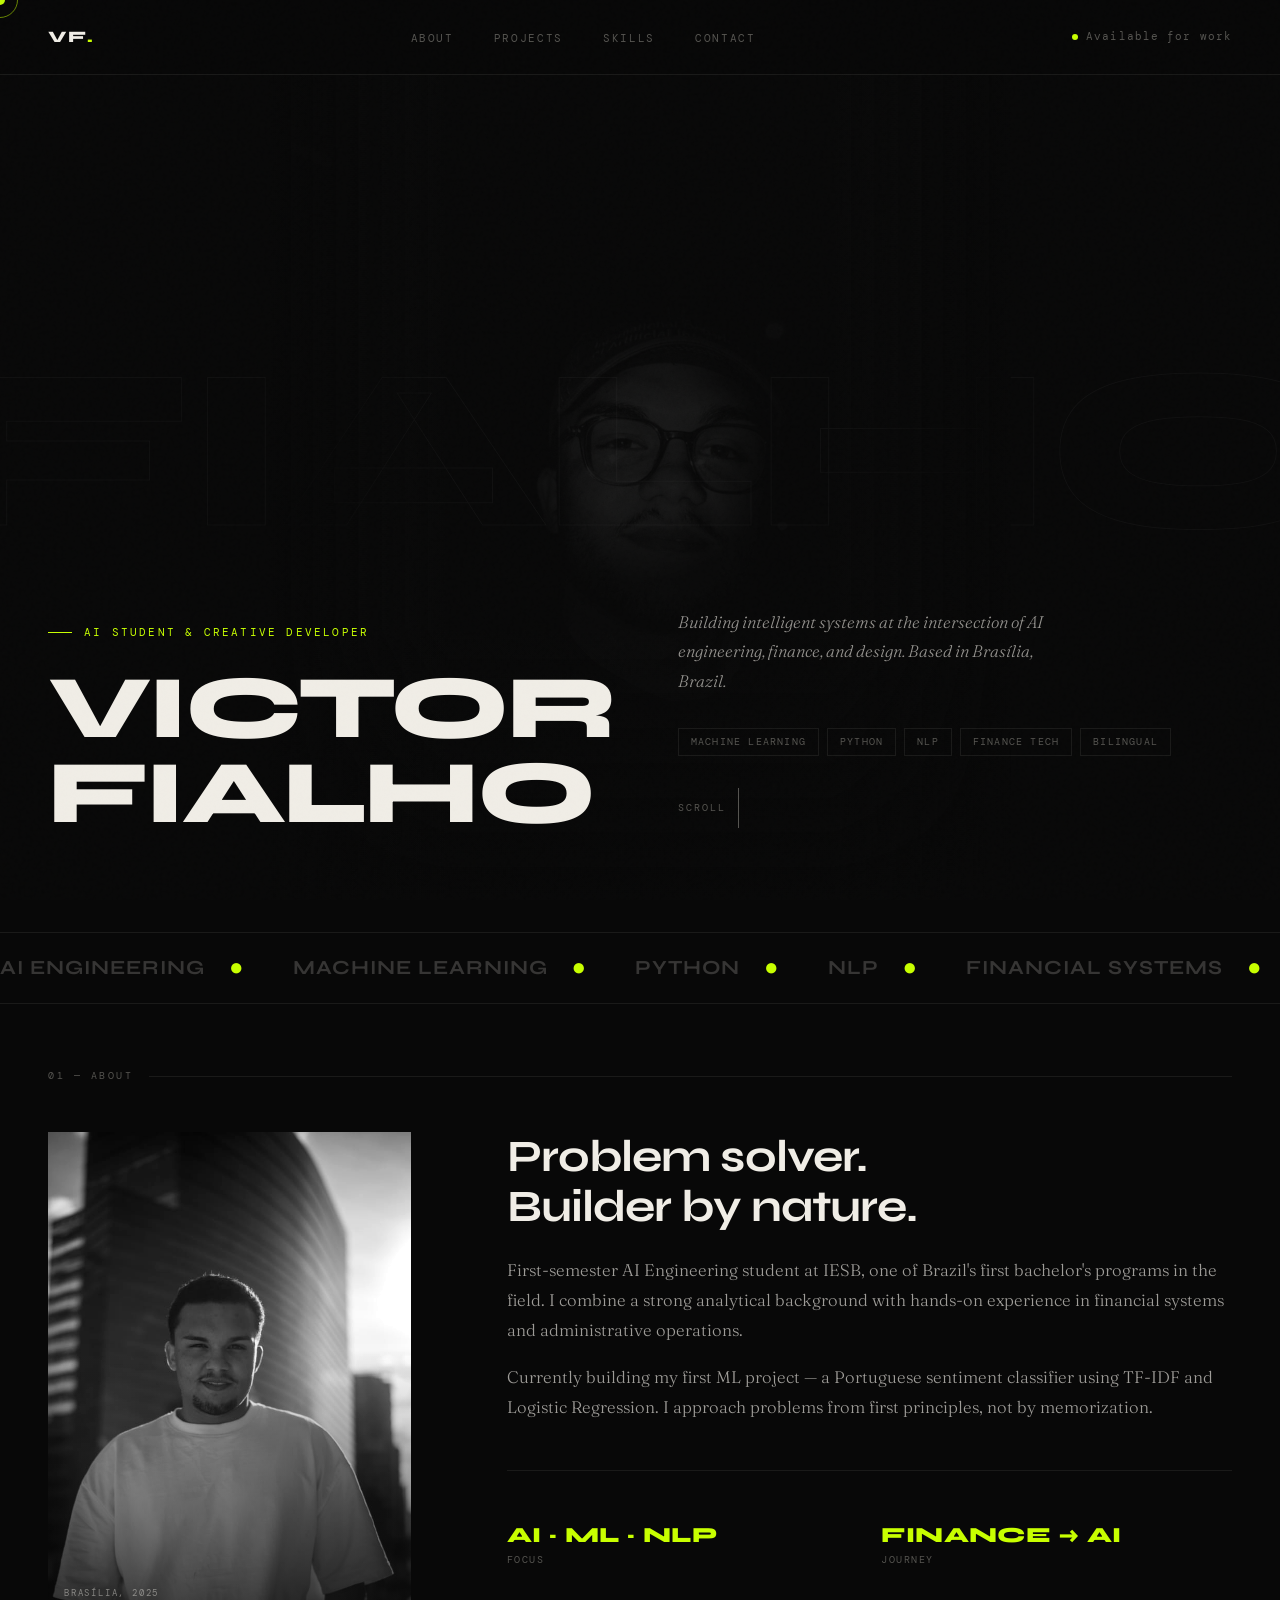
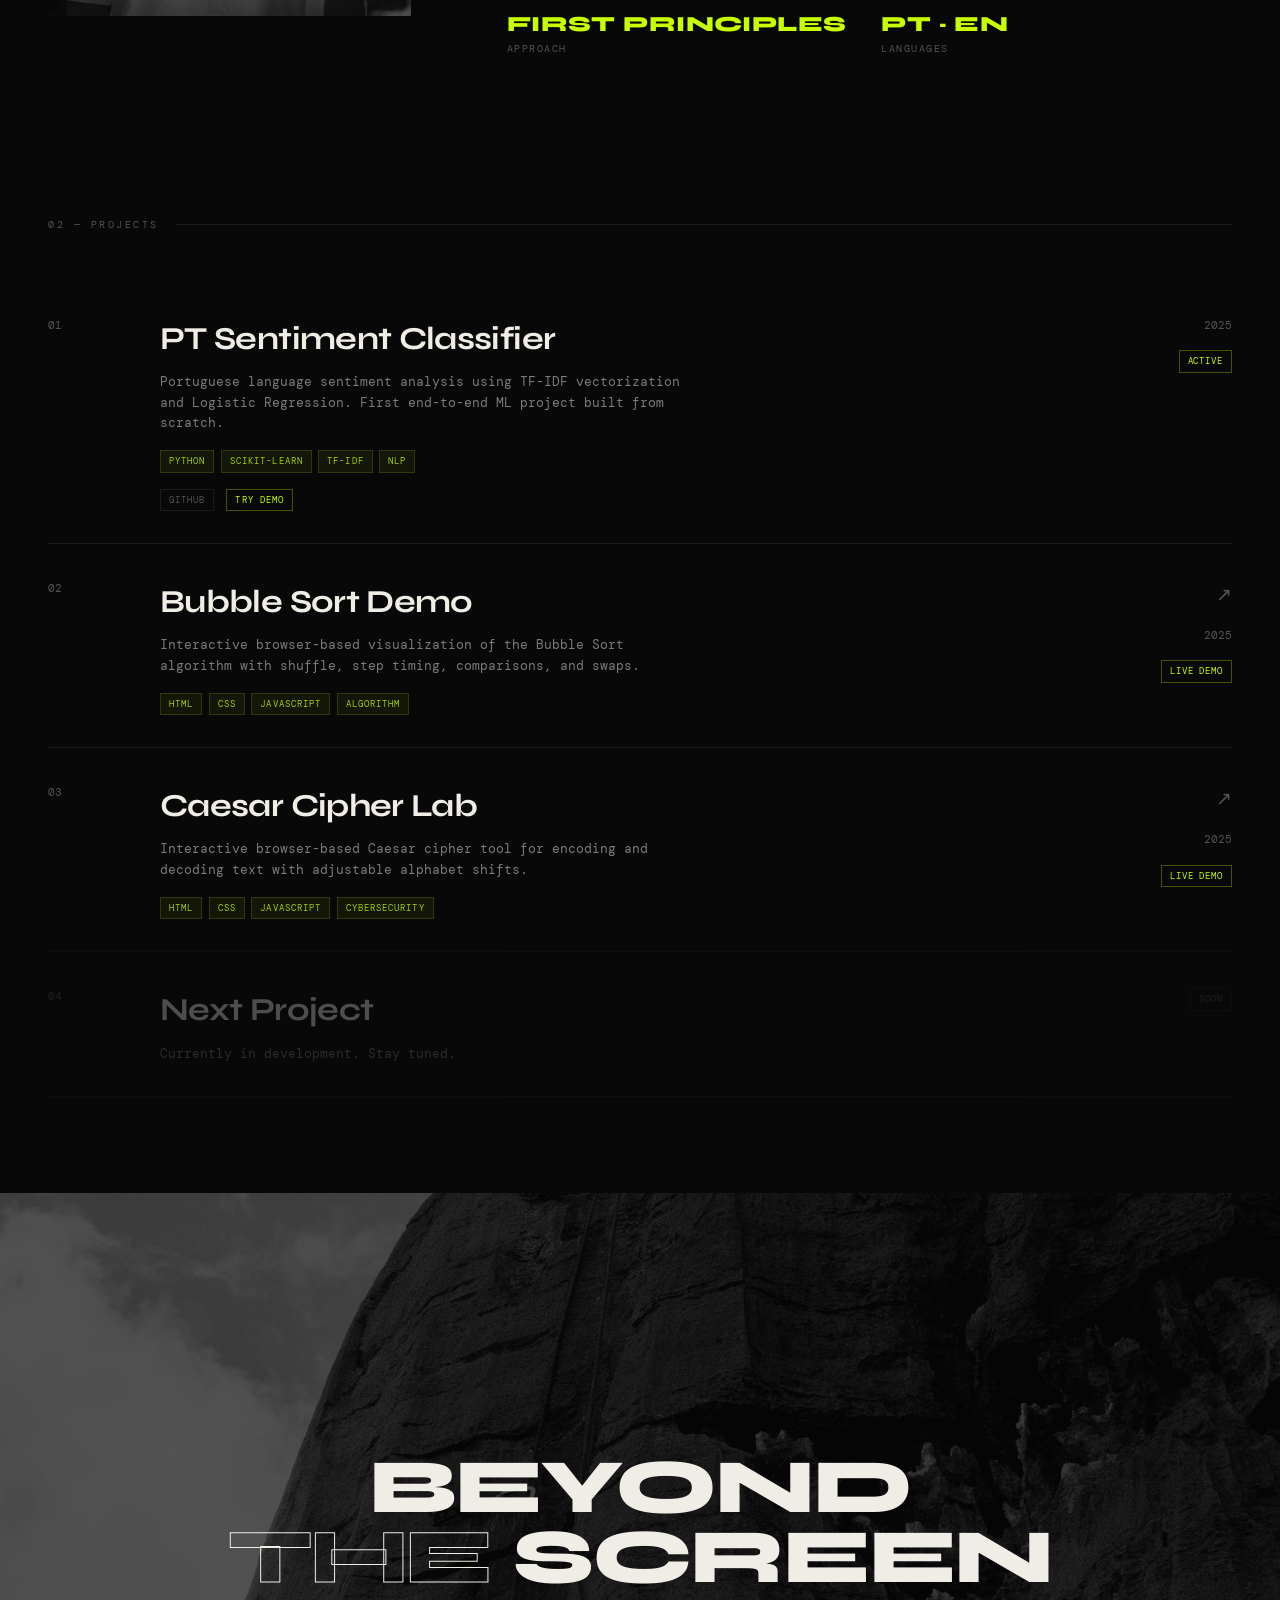
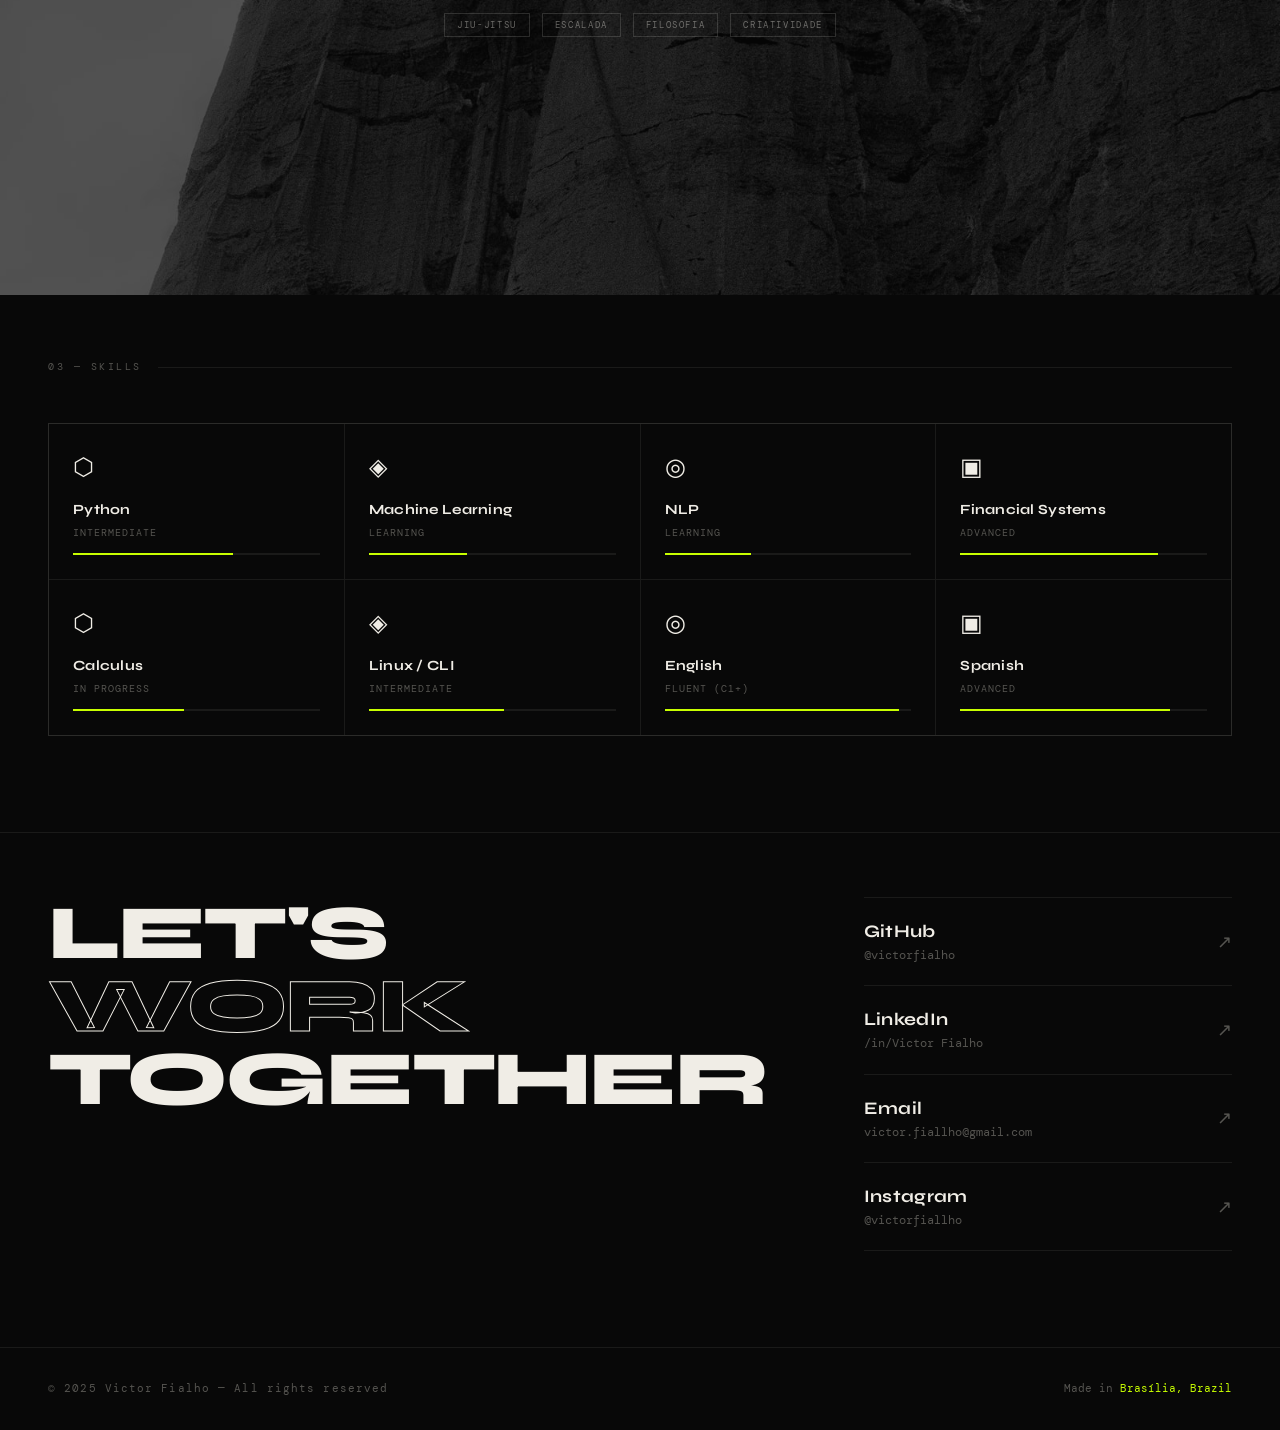
<file: index.html>
<!DOCTYPE html>
<html lang="pt-BR">
<head>
  <meta charset="UTF-8" />
  <meta name="viewport" content="width=device-width, initial-scale=1.0" />
  <title>Victor Fialho — AI Engineer & Developer</title>
  <link rel="preconnect" href="https://fonts.googleapis.com">
  <link rel="preconnect" href="https://fonts.gstatic.com" crossorigin>
  <link href="https://fonts.googleapis.com/css2?family=Syne:wght@400;700;800&family=DM+Mono:ital,wght@0,300;0,400;1,300&family=Fraunces:opsz,wght@9..144,300;9..144,400&display=swap" rel="stylesheet">
  <style>
    :root {
      --black: #080808;
      --white: #f0ede6;
      --accent: #c8ff00;
      --accent-dim: #a3d000;
      --muted: #555450;
      --border: rgba(240,237,230,0.08);
      --card-bg: #111110;
    }
 
    *, *::before, *::after { box-sizing: border-box; margin: 0; padding: 0; }
 
    html { scroll-behavior: smooth; overflow-x: hidden; }

    body {
      background: var(--black);
      color: var(--white);
      font-family: 'DM Mono', monospace;
      font-size: 14px;
      line-height: 1.6;
      -webkit-font-smoothing: antialiased;
      overflow-x: hidden;
      cursor: none;
    }
    .cursor {
      position: fixed;
      width: 10px;
      height: 10px;
      background: var(--accent);
      border-radius: 50%;
      pointer-events: none;
      z-index: 9999;
      transform: translate(-50%, -50%);
      transition: transform 0.1s ease, width 0.2s ease, height 0.2s ease, opacity 0.2s ease;
      mix-blend-mode: difference;
    }
    .cursor-ring {
      position: fixed;
      width: 36px;
      height: 36px;
      border: 1px solid var(--accent);
      border-radius: 50%;
      pointer-events: none;
      z-index: 9998;
      transform: translate(-50%, -50%);
      transition: transform 0.15s ease, width 0.3s ease, height 0.3s ease, opacity 0.3s ease;
      opacity: 0.5;
    }
    body:has(a:hover) .cursor-ring,
    body:has(button:hover) .cursor-ring { width: 56px; height: 56px; opacity: 0.8; }
 
    a, button { cursor: none; }
 
    body::before {
      content: '';
      position: fixed;
      inset: 0;
      background-image: url("data:image/svg+xml,%3Csvg viewBox='0 0 256 256' xmlns='http://www.w3.org/2000/svg'%3E%3Cfilter id='noise'%3E%3CfeTurbulence type='fractalNoise' baseFrequency='0.9' numOctaves='4' stitchTiles='stitch'/%3E%3C/filter%3E%3Crect width='100%25' height='100%25' filter='url(%23noise)' opacity='0.04'/%3E%3C/svg%3E");
      pointer-events: none;
      z-index: 1000;
      opacity: 0.4;
    }
    nav {
      position: fixed;
      top: 0;
      left: 0;
      right: 0;
      z-index: 100;
      display: flex;
      justify-content: space-between;
      align-items: center;
      padding: 1.5rem 3rem;
      border-bottom: 1px solid var(--border);
      backdrop-filter: blur(20px);
      background: rgba(8,8,8,0.7);
    }
    .nav-logo {
      font-family: 'Syne', sans-serif;
      font-weight: 800;
      font-size: 1rem;
      letter-spacing: 0.08em;
      text-transform: uppercase;
      color: var(--white);
      text-decoration: none;
    }
    .nav-logo span { color: var(--accent); }
    .nav-links { display: flex; gap: 2.5rem; list-style: none; }
    .nav-links a {
      text-decoration: none;
      font-size: 11px;
      letter-spacing: 0.15em;
      text-transform: uppercase;
      color: var(--muted);
      transition: color 0.2s ease;
    }
    .nav-links a:hover { color: var(--white); }
    .nav-status {
      display: flex;
      align-items: center;
      gap: 0.5rem;
      font-size: 11px;
      letter-spacing: 0.1em;
      color: var(--muted);
    }
    .status-dot {
      width: 6px; height: 6px;
      background: var(--accent);
      border-radius: 50%;
      animation: pulse 2s infinite;
    }
    @keyframes pulse {
      0%, 100% { opacity: 1; }
      50% { opacity: 0.3; }
    }
    .hero {
      min-height: 100vh;
      display: flex;
      align-items: flex-end;
      padding: 0 3rem 4rem;
      position: relative;
      overflow: hidden;
    }
    .hero-bg-text {
      position: absolute;
      top: 50%;
      left: 50%;
      transform: translate(-50%, -50%);
      font-family: 'Syne', sans-serif;
      font-weight: 800;
      font-size: clamp(80px, 18vw, 280px);
      color: transparent;
      -webkit-text-stroke: 1px rgba(240,237,230,0.04);
      white-space: nowrap;
      pointer-events: none;
      user-select: none;
      letter-spacing: -0.02em;
    }
    .hero-grid {
      display: grid;
      grid-template-columns: 1fr 1fr;
      width: 100%;
      gap: 4rem;
      align-items: end;
    }
    .hero-eyebrow {
      font-size: 11px;
      letter-spacing: 0.2em;
      text-transform: uppercase;
      color: var(--accent);
      margin-bottom: 1.5rem;
      display: flex;
      align-items: center;
      gap: 0.75rem;
    }
    .hero-eyebrow::before {
      content: '';
      display: block;
      width: 24px;
      height: 1px;
      background: var(--accent);
    }
    .hero-title {
      font-family: 'Syne', sans-serif;
      font-weight: 800;
      font-size: clamp(48px, 7vw, 96px);
      line-height: 0.95;
      letter-spacing: -0.03em;
      text-transform: uppercase;
      animation: fadeUp 1s ease forwards;
    }
    .hero-title .line { display: block; overflow: hidden; }
    .hero-title .line span {
      display: block;
      animation: slideUp 0.8s cubic-bezier(0.16, 1, 0.3, 1) forwards;
      opacity: 0;
      transform: translateY(100%);
    }
    .hero-title .line:nth-child(1) span { animation-delay: 0.1s; }
    .hero-title .line:nth-child(2) span { animation-delay: 0.2s; }
    .hero-title .line:nth-child(3) span { animation-delay: 0.3s; }
    @keyframes slideUp {
      to { opacity: 1; transform: translateY(0); }
    }
    .hero-right {
      display: flex;
      flex-direction: column;
      justify-content: flex-end;
      gap: 2rem;
      padding-bottom: 0.5rem;
    }
    .hero-desc {
      font-family: 'Fraunces', serif;
      font-size: 1.05rem;
      line-height: 1.75;
      color: rgba(240,237,230,0.6);
      max-width: 380px;
      font-style: italic;
      font-weight: 300;
    }
    .hero-tags {
      display: flex;
      flex-wrap: wrap;
      gap: 0.5rem;
    }
    .tag {
      font-size: 10px;
      letter-spacing: 0.12em;
      text-transform: uppercase;
      padding: 5px 12px;
      border: 1px solid var(--border);
      color: var(--muted);
      transition: all 0.2s ease;
    }
    .tag:hover { border-color: var(--accent); color: var(--accent); }
    .hero-scroll {
      font-size: 10px;
      letter-spacing: 0.2em;
      text-transform: uppercase;
      color: var(--muted);
      display: flex;
      align-items: center;
      gap: 0.75rem;
    }
    .hero-scroll::after {
      content: '';
      display: block;
      width: 1px;
      height: 40px;
      background: var(--muted);
      animation: scrollLine 1.5s ease infinite alternate;
    }
    @keyframes scrollLine { to { height: 16px; opacity: 0.3; } }
    .divider {
      width: 100%;
      height: 1px;
      background: var(--border);
    }
    .section-label {
      font-size: 10px;
      letter-spacing: 0.25em;
      text-transform: uppercase;
      color: var(--muted);
      display: flex;
      align-items: center;
      gap: 1rem;
      padding: 0 3rem;
      margin: 4rem 0 3rem;
    }
    .section-label::after {
      content: '';
      flex: 1;
      height: 1px;
      background: var(--border);
    }
    .about {
      padding: 0 3rem 6rem;
      display: grid;
      grid-template-columns: 1fr 2fr;
      gap: 6rem;
      align-items: start;
    }
    .about-num {
      font-family: 'Syne', sans-serif;
      font-weight: 800;
      font-size: clamp(60px, 8vw, 120px);
      color: transparent;
      -webkit-text-stroke: 1px rgba(240,237,230,0.15);
      line-height: 1;
      letter-spacing: -0.04em;
    }
    .about-heading {
      font-family: 'Syne', sans-serif;
      font-weight: 700;
      font-size: clamp(28px, 3.5vw, 48px);
      line-height: 1.1;
      letter-spacing: -0.02em;
      margin-bottom: 1.5rem;
    }
    .about-text {
      font-family: 'Fraunces', serif;
      font-size: 1.05rem;
      line-height: 1.8;
      color: rgba(240,237,230,0.65);
      font-weight: 300;
      margin-bottom: 1rem;
    }
    .about-stats {
      display: grid;
      grid-template-columns: repeat(2, 1fr);
      gap: 1.5rem;
      margin-top: 3rem;
      padding-top: 2rem;
      border-top: 1px solid var(--border);
    }
    .stat-num {
      font-family: 'Syne', sans-serif;
      font-weight: 800;
      font-size: clamp(1rem, 1.8vw, 1.35rem);
      color: var(--accent);
      letter-spacing: 0.02em;
      text-transform: uppercase;
      line-height: 1.1;
      min-height: 2.8rem;
      display: flex;
      align-items: flex-end;
    }
    .stat-label {
      font-size: 10px;
      letter-spacing: 0.15em;
      text-transform: uppercase;
      color: var(--muted);
      margin-top: 4px;
    }
 
    .projects { padding: 0 3rem 6rem; }
    .project-list { display: flex; flex-direction: column; }
    .project-item {
      border-top: 1px solid var(--border);
      padding: 2rem 0;
      display: grid;
      grid-template-columns: 80px 1fr auto;
      gap: 2rem;
      align-items: start;
      transition: background 0.3s ease;
      cursor: pointer;
      text-decoration: none;
      color: inherit;
    }
    .project-item:first-child { border-top: none; }
    .project-item:last-child { border-bottom: 1px solid var(--border); }
    .project-item:hover .project-num { color: var(--accent); }
    .project-item:hover .project-title { letter-spacing: -0.01em; }
    .project-item:hover .project-arrow { transform: translate(4px, -4px); }
    .project-num {
      font-family: 'DM Mono', monospace;
      font-size: 11px;
      color: var(--muted);
      transition: color 0.2s ease;
      padding-top: 4px;
    }
    .project-title {
      font-family: 'Syne', sans-serif;
      font-weight: 700;
      font-size: clamp(20px, 2.5vw, 32px);
      letter-spacing: -0.02em;
      transition: letter-spacing 0.3s ease;
      margin-bottom: 0.5rem;
    }
    .project-desc {
      font-size: 13px;
      color: rgba(240,237,230,0.5);
      line-height: 1.6;
      max-width: 520px;
    }
    .project-tech {
      display: flex;
      flex-wrap: wrap;
      gap: 0.4rem;
      margin-top: 1rem;
    }
    .tech-badge {
      font-size: 9px;
      letter-spacing: 0.12em;
      text-transform: uppercase;
      padding: 3px 8px;
      background: rgba(200,255,0,0.06);
      border: 1px solid rgba(200,255,0,0.15);
      color: var(--accent-dim);
    }
    .project-right { display: flex; flex-direction: column; align-items: flex-end; gap: 1rem; padding-top: 4px; }
    .project-arrow {
      font-size: 1.2rem;
      transition: transform 0.3s cubic-bezier(0.16,1,0.3,1);
      color: var(--muted);
    }
    .project-year {
      font-size: 11px;
      color: var(--muted);
    }
    .project-status {
      font-size: 9px;
      letter-spacing: 0.1em;
      text-transform: uppercase;
      padding: 3px 8px;
      border: 1px solid var(--border);
      color: var(--muted);
    }
    .project-status.active {
      border-color: rgba(200,255,0,0.3);
      color: var(--accent);
    }
    .project-link {
      font-size: 9px;
      letter-spacing: 0.12em;
      text-transform: uppercase;
      padding: 3px 8px;
      border: 1px solid var(--border);
      color: var(--muted);
      text-decoration: none;
      transition: all 0.2s ease;
      display: inline-block;
    }
    .project-link:hover {
      border-color: var(--accent);
      color: var(--accent);
    }
    .project-link.demo {
      border-color: rgba(200,255,0,0.3);
      color: var(--accent);
    }
    .project-link.demo:hover {
      background: rgba(200,255,0,0.08);
    }
    .skills { padding: 0 3rem 6rem; }
    .skills-grid {
      display: grid;
      grid-template-columns: repeat(4, 1fr);
      gap: 1px;
      background: var(--border);
      border: 1px solid var(--border);
    }
    .skill-cell {
      background: var(--black);
      padding: 1.5rem;
      transition: background 0.2s ease;
    }
    .skill-cell:hover { background: var(--card-bg); }
    .skill-icon {
      font-size: 1.5rem;
      margin-bottom: 0.75rem;
      display: block;
    }
    .skill-name {
      font-family: 'Syne', sans-serif;
      font-weight: 700;
      font-size: 0.875rem;
      letter-spacing: 0.02em;
      margin-bottom: 0.25rem;
    }
    .skill-level {
      font-size: 10px;
      letter-spacing: 0.1em;
      text-transform: uppercase;
      color: var(--muted);
      margin-bottom: 0.75rem;
    }
    .skill-bar {
      height: 2px;
      background: rgba(240,237,230,0.08);
      position: relative;
      overflow: hidden;
    }
    .skill-bar-fill {
      position: absolute;
      left: 0; top: 0; bottom: 0;
      background: var(--accent);
      transition: width 1s cubic-bezier(0.16, 1, 0.3, 1);
    }
    .contact {
      padding: 4rem 3rem 6rem;
      border-top: 1px solid var(--border);
    }
    .contact-inner {
      display: grid;
      grid-template-columns: 1fr 1fr;
      gap: 6rem;
      align-items: start;
    }
    .contact-heading {
      font-family: 'Syne', sans-serif;
      font-weight: 800;
      font-size: clamp(40px, 6vw, 80px);
      line-height: 0.95;
      letter-spacing: -0.03em;
      text-transform: uppercase;
    }
    .contact-heading em {
      font-style: normal;
      -webkit-text-stroke: 1px var(--white);
      color: transparent;
    }
    .contact-links { display: flex; flex-direction: column; gap: 0; }
    .contact-link {
      display: flex;
      justify-content: space-between;
      align-items: center;
      padding: 1.25rem 0;
      border-bottom: 1px solid var(--border);
      text-decoration: none;
      color: inherit;
      transition: all 0.2s ease;
    }
    .contact-link:first-child { border-top: 1px solid var(--border); }
    .contact-link:hover .contact-link-label { color: var(--accent); }
    .contact-link:hover .contact-link-arrow { transform: translate(4px, -4px); }
    .contact-link-label {
      font-family: 'Syne', sans-serif;
      font-weight: 700;
      font-size: 1.1rem;
      letter-spacing: 0.02em;
      transition: color 0.2s ease;
    }
    .contact-link-handle {
      font-size: 12px;
      color: var(--muted);
    }
    .contact-link-arrow {
      font-size: 1.1rem;
      color: var(--muted);
      transition: transform 0.3s cubic-bezier(0.16,1,0.3,1);
    }
    footer {
      padding: 2rem 3rem;
      display: flex;
      justify-content: space-between;
      align-items: center;
      border-top: 1px solid var(--border);
    }
    .footer-copy {
      font-size: 11px;
      color: var(--muted);
      letter-spacing: 0.1em;
    }
    .footer-made {
      font-size: 11px;
      color: var(--muted);
    }
    .footer-made span { color: var(--accent); }
 
    /* MARQUEE */
    .marquee-wrap {
      overflow: hidden;
      border-top: 1px solid var(--border);
      border-bottom: 1px solid var(--border);
      padding: 1rem 0;
      margin: 2rem 0;
    }
    .marquee-track {
      display: flex;
      animation: marquee 20s linear infinite;
      will-change: transform;
      white-space: nowrap;
    }
    .marquee-item {
      display: flex;
      align-items: center;
      gap: 1.5rem;
      padding-right: 3rem;
      font-family: 'Syne', sans-serif;
      font-weight: 700;
      font-size: clamp(14px, 2vw, 20px);
      letter-spacing: 0.05em;
      text-transform: uppercase;
      color: rgba(240,237,230,0.2);
    }
    .marquee-item .dot { color: var(--accent); font-size: 1.2em; }
    @keyframes marquee {
      from { transform: translateX(0); }
      to { transform: translateX(-50%); }
    }
    .fade-up {
      opacity: 0;
      transform: translateY(24px);
      transition: opacity 0.7s ease, transform 0.7s cubic-bezier(0.16,1,0.3,1);
    }
    .fade-up.visible { opacity: 1; transform: translateY(0); }
    @media (max-width: 768px) {
      nav { padding: 1.25rem 1.5rem; }
      .nav-links { display: none; }
      .nav-status { display: none; }
      .hero { padding: 0 1.5rem 3rem; min-height: 100vh; }
      .hero-bg-text { display: none; }
      .hero-grid { grid-template-columns: 1fr; gap: 2rem; }
      .hero-title { font-size: clamp(44px, 14vw, 80px); }
      .hero-desc { font-size: 0.95rem; max-width: 100%; }
      .about, .projects, .skills, .contact, footer { padding-left: 1.5rem; padding-right: 1.5rem; }
      .about { grid-template-columns: 1fr; gap: 2rem; }
      .about-photo { aspect-ratio: 1/1; max-height: 320px; }
      .about-stats { grid-template-columns: repeat(2, 1fr); gap: 1rem; }
      .skills-grid { grid-template-columns: repeat(2, 1fr); }
      .project-item { grid-template-columns: 40px 1fr; gap: 0.75rem; }
      .project-right { display: none; }
      .project-title { font-size: 1rem; }
      .project-desc { font-size: 12px; }
      .marquee-track { animation-duration: 8s; }
      .contact { padding-top: 2.5rem; padding-bottom: 4rem; }
      .contact-inner { grid-template-columns: 1fr; gap: 1.5rem; }
      .contact-heading { font-size: 2rem; line-height: 1.1; }
      .section-label { padding: 0 1.5rem; }
      footer { flex-direction: column; gap: 0.5rem; text-align: center; }
    }
 
    /* ── HERO PHOTO (DSC00181) ── */
    .hero-photo {
      position: absolute;
      left: 50%;
      transform: translateX(-50%);
      top: 0;
      bottom: 0;
      width: min(58vw, 760px);
      overflow: hidden;
      z-index: 0;
      pointer-events: none;
      --reveal-x: 50%;
      --reveal-y: 50%;
    }
    .hero-photo img {
      width: 100%;
      height: 100%;
      object-fit: cover;
      object-position: center top;
      filter: grayscale(100%) contrast(1.08);
      opacity: 0.11;
      mix-blend-mode: screen;
      transform: scale(1.02);
      transition: opacity 0.35s ease, filter 0.35s ease, transform 0.6s cubic-bezier(0.16,1,0.3,1);
      -webkit-mask-image: radial-gradient(circle 180px at var(--reveal-x) var(--reveal-y), #000 0%, rgba(0,0,0,0.88) 38%, rgba(0,0,0,0.18) 72%);
      mask-image: radial-gradient(circle 180px at var(--reveal-x) var(--reveal-y), #000 0%, rgba(0,0,0,0.88) 38%, rgba(0,0,0,0.18) 72%);
    }
    .hero.is-revealing .hero-photo img {
      filter: grayscale(12%) contrast(1.08) saturate(1.08);
      opacity: 0.42;
      transform: scale(1);
    }
    .hero-photo::after {
      content: '';
      position: absolute;
      inset: 0;
      background: linear-gradient(to right, var(--black) 0%, transparent 24%, transparent 76%, var(--black) 100%),
                  linear-gradient(to top, var(--black) 0%, transparent 30%);
    }
    .hero-grid { position: relative; z-index: 1; }
 
    /* ── ABOUT PHOTO (IMG_9146) ── */
    .about-left { position: relative; }
    .about-photo {
      position: relative;
      overflow: hidden;
      aspect-ratio: 3/4;
    }
    .about-photo img {
      width: 100%;
      height: 100%;
      object-fit: cover;
      object-position: center top;
      filter: grayscale(100%) contrast(1.1);
      transition: transform 0.9s cubic-bezier(0.16,1,0.3,1);
    }
    .about-photo:hover img { transform: scale(1.04); }
    .about-photo::after {
      content: '';
      position: absolute;
      inset: 0;
      background: linear-gradient(to top, rgba(8,8,8,0.65) 0%, transparent 55%);
      pointer-events: none;
    }
    .photo-caption {
      position: absolute;
      bottom: 1rem;
      left: 1rem;
      font-size: 9px;
      letter-spacing: 0.2em;
      text-transform: uppercase;
      color: rgba(240,237,230,0.45);
      z-index: 1;
    }
 
    /* ── CLIMB SECTION (DSC00506) ── */
    .climb-section {
      position: relative;
      height: 78vh;
      overflow: hidden;
      margin: 0;
    }
    .climb-section img {
      width: 100%;
      height: 100%;
      object-fit: cover;
      object-position: center 42%;
      filter: grayscale(100%) contrast(1.12);
      opacity: 0.32;
      transition: transform 1.2s cubic-bezier(0.16,1,0.3,1);
    }
    .climb-section:hover img { transform: scale(1.03); }
    .climb-overlay {
      position: absolute;
      inset: 0;
      display: flex;
      align-items: center;
      justify-content: center;
      flex-direction: column;
      gap: 1.25rem;
    }
    .climb-quote {
      font-family: 'Syne', sans-serif;
      font-weight: 800;
      font-size: clamp(40px, 6vw, 88px);
      letter-spacing: -0.03em;
      text-transform: uppercase;
      text-align: center;
      line-height: 0.92;
    }
    .climb-quote em {
      font-style: normal;
      -webkit-text-stroke: 1px var(--white);
      color: transparent;
    }
    .climb-tags {
      display: flex;
      gap: 0.75rem;
      flex-wrap: wrap;
      justify-content: center;
    }
    .climb-tag {
      font-size: 9px;
      letter-spacing: 0.18em;
      text-transform: uppercase;
      padding: 4px 12px;
      border: 1px solid rgba(240,237,230,0.15);
      color: rgba(240,237,230,0.4);
    }
 
    @media (max-width: 768px) {
      .climb-section { height: 58vh; }

      /* Hero photo: show statically on mobile, no mouse-reveal effect */
      .hero-photo {
        left: 0;
        transform: none;
        width: 100%;
      }
      .hero-photo img {
        opacity: 0.2;
        -webkit-mask-image: linear-gradient(to bottom, rgba(0,0,0,0.95) 0%, rgba(0,0,0,0.7) 55%, transparent 90%);
        mask-image: linear-gradient(to bottom, rgba(0,0,0,0.95) 0%, rgba(0,0,0,0.7) 55%, transparent 90%);
      }
      .hero-photo::after {
        background: linear-gradient(to bottom, transparent 30%, var(--black) 88%);
      }
    }

    /* ── HAMBURGER ── */
    .nav-hamburger {
      display: none;
      flex-direction: column;
      justify-content: center;
      gap: 5px;
      background: none;
      border: none;
      padding: 4px;
      z-index: 200;
    }
    .nav-hamburger span {
      display: block;
      width: 22px;
      height: 1px;
      background: var(--white);
      transition: transform 0.3s ease, opacity 0.3s ease;
    }
    .nav-hamburger.active span:nth-child(1) { transform: rotate(45deg) translate(4px, 4px); }
    .nav-hamburger.active span:nth-child(2) { opacity: 0; }
    .nav-hamburger.active span:nth-child(3) { transform: rotate(-45deg) translate(4px, -4px); }

    @media (max-width: 768px) {
      .nav-hamburger { display: flex; }
      .nav-links {
        display: flex !important;
        position: absolute;
        top: 100%;
        left: 0;
        right: 0;
        flex-direction: column;
        align-items: center;
        gap: 1.75rem;
        padding: 2rem 1.5rem;
        background: rgba(8,8,8,0.98);
        backdrop-filter: blur(20px);
        border-bottom: 1px solid var(--border);
        opacity: 0;
        pointer-events: none;
        transform: translateY(-6px);
        transition: opacity 0.25s ease, transform 0.25s ease;
      }
      .nav-links.open { opacity: 1; pointer-events: all; transform: translateY(0); }
      .nav-links a { font-size: 1rem !important; color: var(--white) !important; letter-spacing: 0.15em !important; }
    }

    /* ── DISABLE CUSTOM CURSOR ON TOUCH DEVICES ── */
    @media (pointer: coarse) {
      body, a, button { cursor: auto !important; }
      .cursor, .cursor-ring { display: none !important; }
    }

  </style>
</head>
<body>
 
  <div class="cursor" id="cursor"></div>
  <div class="cursor-ring" id="cursorRing"></div>
  <nav>
    <a href="#" class="nav-logo">VF<span>.</span></a>
    <ul class="nav-links">
      <li><a href="#about">About</a></li>
      <li><a href="#projects">Projects</a></li>
      <li><a href="#skills">Skills</a></li>
      <li><a href="#contact">Contact</a></li>
    </ul>
    <div class="nav-status">
      <div class="status-dot"></div>
      Available for work
    </div>
    <button class="nav-hamburger" id="navToggle" aria-label="Toggle menu">
      <span></span><span></span><span></span>
    </button>
  </nav>
  <section class="hero">
    <div class="hero-bg-text" aria-hidden="true">FIALHO</div>
    <div class="hero-photo" aria-hidden="true">
      <img src="DSC00181.jpeg" alt="">
    </div>
    <div class="hero-grid">
      <div class="hero-left">
        <p class="hero-eyebrow">AI Student & Creative Developer</p>
        <h1 class="hero-title">
          <span class="line"><span>Victor</span></span>
          <span class="line"><span>Fialho</span></span>
        </h1>
      </div>
      <div class="hero-right">
        <p class="hero-desc">
          Building intelligent systems at the intersection of AI engineering, finance, and design. Based in Brasília, Brazil.
        </p>
        <div class="hero-tags">
          <span class="tag">Machine Learning</span>
          <span class="tag">Python</span>
          <span class="tag">NLP</span>
          <span class="tag">Finance Tech</span>
          <span class="tag">Bilingual</span>
        </div>
        <div class="hero-scroll">Scroll</div>
      </div>
    </div>
  </section>
 
  <div class="marquee-wrap" aria-hidden="true">
    <div class="marquee-track">
      <div class="marquee-item">AI Engineering <span class="dot">●</span></div>
      <div class="marquee-item">Machine Learning <span class="dot">●</span></div>
      <div class="marquee-item">Python <span class="dot">●</span></div>
      <div class="marquee-item">NLP <span class="dot">●</span></div>
      <div class="marquee-item">Financial Systems <span class="dot">●</span></div>
      <div class="marquee-item">Brasília <span class="dot">●</span></div>
      <div class="marquee-item">IESB <span class="dot">●</span></div>
      <div class="marquee-item">AI Engineering <span class="dot">●</span></div>
      <div class="marquee-item">Machine Learning <span class="dot">●</span></div>
      <div class="marquee-item">Python <span class="dot">●</span></div>
      <div class="marquee-item">NLP <span class="dot">●</span></div>
      <div class="marquee-item">Financial Systems <span class="dot">●</span></div>
      <div class="marquee-item">Brasília <span class="dot">●</span></div>
      <div class="marquee-item">IESB <span class="dot">●</span></div>
    </div>
  </div>
   <div class="section-label fade-up" id="about">01 — About</div>
  <section class="about fade-up">
    <div class="about-left">
      <div class="about-photo">
        <img src="about-photo.jpeg" alt="Victor Fialho — Brasília" loading="lazy">
        <span class="photo-caption">Brasília, 2025</span>
      </div>
    </div>
    <div class="about-right">
      <h2 class="about-heading">Problem solver.<br>Builder by nature.</h2>
      <p class="about-text">
        First-semester AI Engineering student at IESB, one of Brazil's first bachelor's programs in the field. I combine a strong analytical background with hands-on experience in financial systems and administrative operations.
      </p>
      <p class="about-text">
        Currently building my first ML project — a Portuguese sentiment classifier using TF-IDF and Logistic Regression. I approach problems from first principles, not by memorization.
      </p>
      <div class="about-stats">
        <div>
          <div class="stat-num">AI · ML · NLP</div>
          <div class="stat-label">Focus</div>
        </div>
        <div>
          <div class="stat-num">Finance → AI</div>
          <div class="stat-label">Journey</div>
        </div>
        <div>
          <div class="stat-num">First Principles</div>
          <div class="stat-label">Approach</div>
        </div>
        <div>
          <div class="stat-num">PT · EN</div>
          <div class="stat-label">Languages</div>
        </div>
      </div>
    </div>
  </section>
  <div class="section-label fade-up" id="projects">02 — Projects</div>
  <section class="projects fade-up">
    <div class="project-list">
 
      <div class="project-item">
        <div class="project-num">01</div>
        <div class="project-body">
          <h3 class="project-title">PT Sentiment Classifier</h3>
          <p class="project-desc">
            Portuguese language sentiment analysis using TF-IDF vectorization and Logistic Regression. First end-to-end ML project built from scratch.
          </p>
          <div class="project-tech">
            <span class="tech-badge">Python</span>
            <span class="tech-badge">scikit-learn</span>
            <span class="tech-badge">TF-IDF</span>
            <span class="tech-badge">NLP</span>
          </div>
          <div style="display: flex; gap: 0.75rem; margin-top: 1rem;">
            <a href="https://github.com/Victorfiallho" target="_blank" rel="noopener" class="project-link">GitHub</a>
            <a href="sentiment_classifier.html" target="_blank" rel="noopener" class="project-link demo">Try Demo</a>
          </div>
        </div>
        <div class="project-right">
          <span class="project-year">2025</span>
          <span class="project-status active">Active</span>
        </div>
      </div>
 
      <a class="project-item" href="bubble_sort_animation.html" target="_blank" rel="noopener">
        <div class="project-num">02</div>
        <div class="project-body">
          <h3 class="project-title">Bubble Sort Demo</h3>
          <p class="project-desc">
            Interactive browser-based visualization of the Bubble Sort algorithm with shuffle, step timing, comparisons, and swaps.
          </p>
          <div class="project-tech">
            <span class="tech-badge">HTML</span>
            <span class="tech-badge">CSS</span>
            <span class="tech-badge">JavaScript</span>
            <span class="tech-badge">Algorithm</span>
          </div>
        </div>
        <div class="project-right">
          <span class="project-arrow">↗</span>
          <span class="project-year">2025</span>
          <span class="project-status active">Live Demo</span>
        </div>
      </a>
 
      <a class="project-item" href="caesar_cipher.html" target="_blank" rel="noopener">
        <div class="project-num">03</div>
        <div class="project-body">
          <h3 class="project-title">Caesar Cipher Lab</h3>
          <p class="project-desc">
            Interactive browser-based Caesar cipher tool for encoding and decoding text with adjustable alphabet shifts.
          </p>
          <div class="project-tech">
            <span class="tech-badge">HTML</span>
            <span class="tech-badge">CSS</span>
            <span class="tech-badge">JavaScript</span>
            <span class="tech-badge">Cybersecurity</span>
          </div>
        </div>
        <div class="project-right">
          <span class="project-arrow">↗</span>
          <span class="project-year">2025</span>
          <span class="project-status active">Live Demo</span>
        </div>
      </a>

      <div class="project-item" style="opacity:0.3; pointer-events:none;">
        <div class="project-num">04</div>
        <div class="project-body">
          <h3 class="project-title">Next Project</h3>
          <p class="project-desc">Currently in development. Stay tuned.</p>
        </div>
        <div class="project-right">
          <span class="project-status">Soon</span>
        </div>
      </div>
 
    </div>
  </section>
 
  <div class="climb-section">
    <img src="DSC00506.jpeg" alt="Victor climbing">
    <div class="climb-overlay">
      <div class="climb-quote">Beyond<br><em>The</em> Screen</div>
      <div class="climb-tags">
        <span class="climb-tag">Jiu-Jitsu</span>
        <span class="climb-tag">Escalada</span>
        <span class="climb-tag">Filosofia</span>
        <span class="climb-tag">Criatividade</span>
      </div>
    </div>
  </div>
 
  <div class="section-label fade-up" id="skills">03 — Skills</div>
  <section class="skills fade-up">
    <div class="skills-grid">
      <div class="skill-cell">
        <span class="skill-icon">⬡</span>
        <div class="skill-name">Python</div>
        <div class="skill-level">Intermediate</div>
        <div class="skill-bar"><div class="skill-bar-fill" style="width:65%"></div></div>
      </div>
      <div class="skill-cell">
        <span class="skill-icon">◈</span>
        <div class="skill-name">Machine Learning</div>
        <div class="skill-level">Learning</div>
        <div class="skill-bar"><div class="skill-bar-fill" style="width:40%"></div></div>
      </div>
      <div class="skill-cell">
        <span class="skill-icon">◎</span>
        <div class="skill-name">NLP</div>
        <div class="skill-level">Learning</div>
        <div class="skill-bar"><div class="skill-bar-fill" style="width:35%"></div></div>
      </div>
      <div class="skill-cell">
        <span class="skill-icon">▣</span>
        <div class="skill-name">Financial Systems</div>
        <div class="skill-level">Advanced</div>
        <div class="skill-bar"><div class="skill-bar-fill" style="width:80%"></div></div>
      </div>
      <div class="skill-cell">
        <span class="skill-icon">⬡</span>
        <div class="skill-name">Calculus</div>
        <div class="skill-level">In Progress</div>
        <div class="skill-bar"><div class="skill-bar-fill" style="width:45%"></div></div>
      </div>
      <div class="skill-cell">
        <span class="skill-icon">◈</span>
        <div class="skill-name">Linux / CLI</div>
        <div class="skill-level">Intermediate</div>
        <div class="skill-bar"><div class="skill-bar-fill" style="width:55%"></div></div>
      </div>
      <div class="skill-cell">
        <span class="skill-icon">◎</span>
        <div class="skill-name">English</div>
        <div class="skill-level">Fluent (C1+)</div>
        <div class="skill-bar"><div class="skill-bar-fill" style="width:95%"></div></div>
      </div>
      <div class="skill-cell">
        <span class="skill-icon">▣</span>
        <div class="skill-name">Spanish</div>
        <div class="skill-level">Advanced</div>
        <div class="skill-bar"><div class="skill-bar-fill" style="width:85%"></div></div>
      </div>
    </div>
  </section>
  <section class="contact fade-up" id="contact">
    <div class="contact-inner">
      <div>
        <h2 class="contact-heading">Let's<br><em>Work</em><br>Together</h2>
      </div>
      <div class="contact-links">
        <a class="contact-link" href="https://github.com/Victorfiallho" target="_blank" rel="noopener">
          <div>
            <div class="contact-link-label">GitHub</div>
            <div class="contact-link-handle">@victorfialho</div>
          </div>
          <span class="contact-link-arrow">↗</span>
        </a>
        <a class="contact-link" href="https://www.linkedin.com/in/victor-fialho-9140b23b5/" target="_blank" rel="noopener">
          <div>
            <div class="contact-link-label">LinkedIn</div>
            <div class="contact-link-handle">/in/Victor Fialho</div>
          </div>
          <span class="contact-link-arrow">↗</span>
        </a>
        <a class="contact-link" href="mailto:victor.fiallho@gmail.com">
          <div>
            <div class="contact-link-label">Email</div>
            <div class="contact-link-handle">victor.fiallho@gmail.com</div>
          </div>
          <span class="contact-link-arrow">↗</span>
        </a>
        <a class="contact-link" href="https://www.instagram.com/victorfiallho" target="_blank" rel="noopener">
          <div>
            <div class="contact-link-label">Instagram</div>
            <div class="contact-link-handle">@victorfiallho</div>
          </div>
          <span class="contact-link-arrow">↗</span>
        </a>
      </div>
    </div>
  </section>
 
  <footer>
    <span class="footer-copy">© 2025 Victor Fialho — All rights reserved</span>
    <span class="footer-made">Made in <span>Brasília, Brazil</span></span>
  </footer>
 
  <script>
    // Hamburger nav
    const navToggle = document.getElementById('navToggle');
    const navLinks = document.querySelector('.nav-links');
    navToggle.addEventListener('click', () => {
      navLinks.classList.toggle('open');
      navToggle.classList.toggle('active');
    });
    navLinks.querySelectorAll('a').forEach(link => {
      link.addEventListener('click', () => {
        navLinks.classList.remove('open');
        navToggle.classList.remove('active');
      });
    });

    // Custom cursor — only on pointer:fine (mouse) devices
    if (window.matchMedia('(pointer: fine)').matches) {
      const cursor = document.getElementById('cursor');
      const ring = document.getElementById('cursorRing');
      const hero = document.querySelector('.hero');
      const heroPhoto = document.querySelector('.hero-photo');
      let mx = 0, my = 0, rx = 0, ry = 0;
      document.addEventListener('mousemove', e => { mx = e.clientX; my = e.clientY; });
      hero.addEventListener('mousemove', e => {
        const bounds = heroPhoto.getBoundingClientRect();
        const x = ((e.clientX - bounds.left) / bounds.width) * 100;
        const y = ((e.clientY - bounds.top) / bounds.height) * 100;
        hero.classList.add('is-revealing');
        heroPhoto.style.setProperty('--reveal-x', `${x}%`);
        heroPhoto.style.setProperty('--reveal-y', `${y}%`);
      });
      hero.addEventListener('mouseleave', () => {
        hero.classList.remove('is-revealing');
      });
      function animateCursor() {
        cursor.style.left = mx + 'px';
        cursor.style.top = my + 'px';
        rx += (mx - rx) * 0.12;
        ry += (my - ry) * 0.12;
        ring.style.left = rx + 'px';
        ring.style.top = ry + 'px';
        requestAnimationFrame(animateCursor);
      }
      animateCursor();
    }
 
    const observer = new IntersectionObserver(entries => {
      entries.forEach(e => { if (e.isIntersecting) e.target.classList.add('visible'); });
    }, { threshold: 0.1 });
    document.querySelectorAll('.fade-up').forEach(el => observer.observe(el));
 
    const skillObserver = new IntersectionObserver(entries => {
      entries.forEach(e => {
        if (e.isIntersecting) {
          e.target.querySelectorAll('.skill-bar-fill').forEach(bar => {
            const w = bar.style.width;
            bar.style.width = '0';
            setTimeout(() => { bar.style.width = w; }, 100);
          });
        }
      });
    }, { threshold: 0.3 });
    document.querySelectorAll('.skills').forEach(el => skillObserver.observe(el));
  </script>
</body>
</html>
</file>
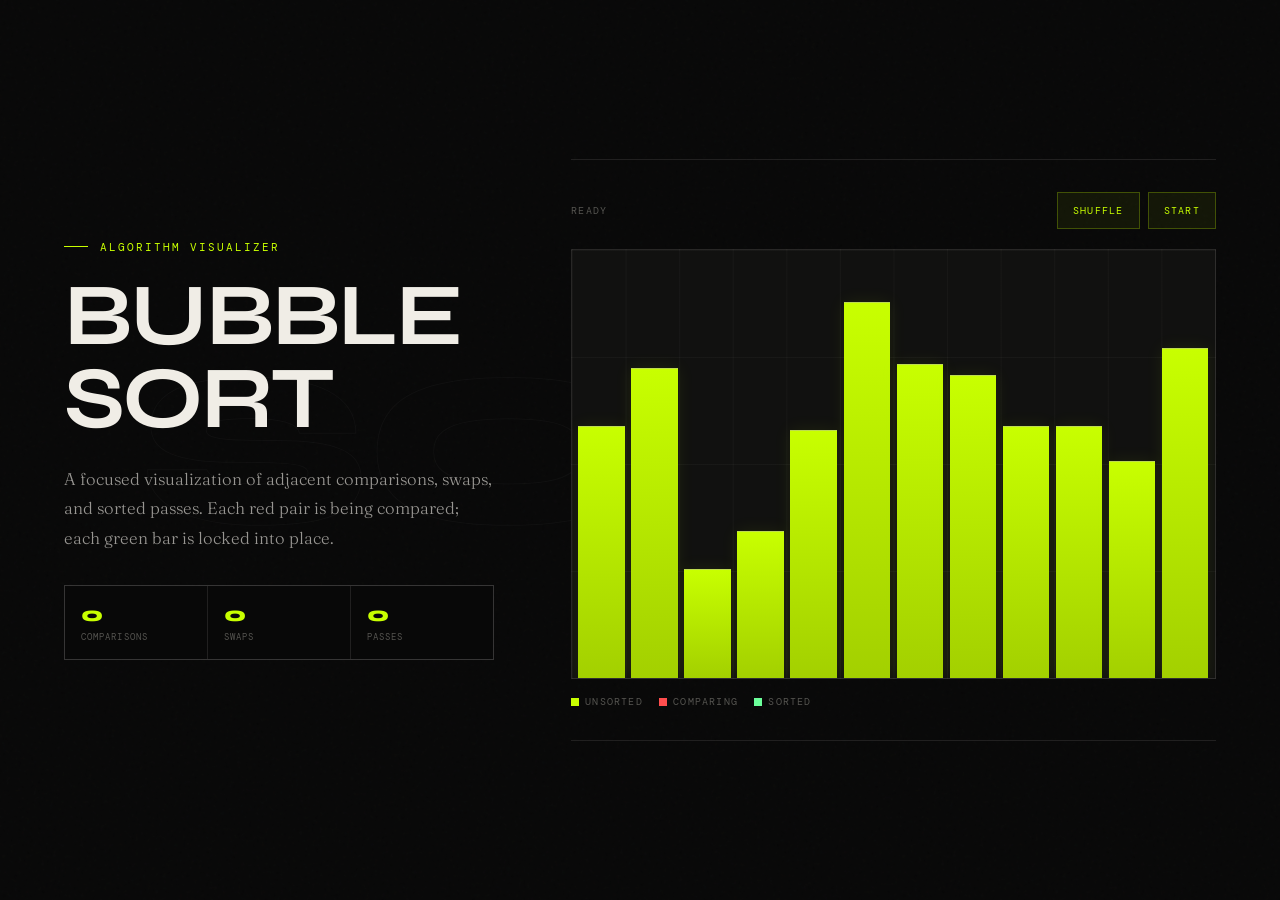
<file: bubble_sort_animation.html>
<!DOCTYPE html>
<html lang="en">
<head>
  <meta charset="UTF-8">
  <meta name="viewport" content="width=device-width, initial-scale=1.0">
  <title>Bubble Sort Demo</title>
  <link rel="preconnect" href="https://fonts.googleapis.com">
  <link rel="preconnect" href="https://fonts.gstatic.com" crossorigin>
  <link href="https://fonts.googleapis.com/css2?family=Syne:wght@700;800&family=DM+Mono:wght@300;400&family=Fraunces:opsz,wght@9..144,300&display=swap" rel="stylesheet">
  <style>
    :root {
      --black: #080808;
      --white: #f0ede6;
      --accent: #c8ff00;
      --accent-dim: #a3d000;
      --muted: #555450;
      --border: rgba(240,237,230,0.1);
      --card-bg: #111110;
      --compare: #ff4d4d;
      --sorted: #6bff9a;
    }

    *, *::before, *::after { box-sizing: border-box; margin: 0; padding: 0; }

    body {
      min-height: 100vh;
      background: var(--black);
      color: var(--white);
      font-family: 'DM Mono', monospace;
      overflow-x: hidden;
    }

    body::before {
      content: '';
      position: fixed;
      inset: 0;
      background-image: url("data:image/svg+xml,%3Csvg viewBox='0 0 256 256' xmlns='http://www.w3.org/2000/svg'%3E%3Cfilter id='noise'%3E%3CfeTurbulence type='fractalNoise' baseFrequency='0.9' numOctaves='4' stitchTiles='stitch'/%3E%3C/filter%3E%3Crect width='100%25' height='100%25' filter='url(%23noise)' opacity='0.04'/%3E%3C/svg%3E");
      pointer-events: none;
      opacity: 0.5;
    }

    main {
      min-height: 100vh;
      display: grid;
      grid-template-columns: minmax(260px, 0.8fr) minmax(320px, 1.2fr);
      gap: clamp(2rem, 6vw, 6rem);
      align-items: center;
      padding: clamp(1.5rem, 5vw, 4rem);
      position: relative;
    }

    .bg-word {
      position: fixed;
      left: 50%;
      top: 50%;
      transform: translate(-50%, -50%);
      font-family: 'Syne', sans-serif;
      font-size: clamp(72px, 17vw, 260px);
      font-weight: 800;
      color: transparent;
      -webkit-text-stroke: 1px rgba(240,237,230,0.035);
      letter-spacing: -0.03em;
      white-space: nowrap;
      pointer-events: none;
    }

    .intro {
      position: relative;
      z-index: 1;
    }

    .eyebrow {
      display: flex;
      align-items: center;
      gap: 0.75rem;
      margin-bottom: 1.25rem;
      color: var(--accent);
      font-size: 11px;
      letter-spacing: 0.18em;
      text-transform: uppercase;
    }

    .eyebrow::before {
      content: '';
      width: 24px;
      height: 1px;
      background: var(--accent);
    }

    h1 {
      font-family: 'Syne', sans-serif;
      font-size: clamp(42px, 7vw, 88px);
      line-height: 0.95;
      letter-spacing: -0.03em;
      text-transform: uppercase;
      margin-bottom: 1.5rem;
    }

    .intro p {
      max-width: 440px;
      font-family: 'Fraunces', serif;
      font-size: 1.05rem;
      line-height: 1.75;
      color: rgba(240,237,230,0.62);
      font-weight: 300;
    }

    .stats {
      display: grid;
      grid-template-columns: repeat(3, 1fr);
      gap: 1px;
      margin-top: 2rem;
      border: 1px solid var(--border);
      background: var(--border);
      max-width: 440px;
    }

    .stat {
      background: var(--black);
      padding: 1rem;
      min-width: 0;
    }

    .stat-value {
      color: var(--accent);
      font-family: 'Syne', sans-serif;
      font-weight: 800;
      font-size: 1.3rem;
    }

    .stat-label {
      color: var(--muted);
      font-size: 9px;
      letter-spacing: 0.12em;
      text-transform: uppercase;
      margin-top: 0.25rem;
    }

    .panel {
      position: relative;
      z-index: 1;
      border-top: 1px solid var(--border);
      border-bottom: 1px solid var(--border);
      padding: clamp(1.25rem, 3vw, 2rem) 0;
    }

    .toolbar {
      display: flex;
      justify-content: space-between;
      align-items: center;
      gap: 1rem;
      margin-bottom: 1.25rem;
    }

    .status {
      color: var(--muted);
      font-size: 10px;
      letter-spacing: 0.14em;
      text-transform: uppercase;
    }

    .controls {
      display: flex;
      flex-wrap: wrap;
      gap: 0.5rem;
      justify-content: flex-end;
    }

    button {
      border: 1px solid rgba(200,255,0,0.25);
      background: rgba(200,255,0,0.06);
      color: var(--accent);
      font-family: 'DM Mono', monospace;
      font-size: 10px;
      letter-spacing: 0.12em;
      text-transform: uppercase;
      padding: 0.7rem 0.95rem;
      cursor: pointer;
      transition: background 0.2s ease, border-color 0.2s ease, color 0.2s ease;
    }

    button:hover:not(:disabled) {
      background: var(--accent);
      border-color: var(--accent);
      color: var(--black);
    }

    button:disabled {
      border-color: var(--border);
      color: var(--muted);
      background: transparent;
      cursor: not-allowed;
    }

    .stage {
      position: relative;
      height: min(52vh, 430px);
      min-height: 300px;
      border: 1px solid var(--border);
      background:
        linear-gradient(rgba(240,237,230,0.035) 1px, transparent 1px),
        linear-gradient(90deg, rgba(240,237,230,0.03) 1px, transparent 1px),
        var(--card-bg);
      background-size: 100% 25%, 8.333% 100%, auto;
      overflow: hidden;
    }

    .bar {
      position: absolute;
      bottom: 0;
      min-width: 10px;
      background: linear-gradient(to top, var(--accent-dim), var(--accent));
      border-top: 1px solid rgba(240,237,230,0.35);
      box-shadow: 0 0 18px rgba(200,255,0,0.08);
      transition: left 0.28s cubic-bezier(0.16,1,0.3,1), height 0.28s ease, background 0.18s ease, box-shadow 0.18s ease;
    }

    .bar.compare {
      background: linear-gradient(to top, #b81f1f, var(--compare));
      box-shadow: 0 0 24px rgba(255,77,77,0.2);
    }

    .bar.sorted {
      background: linear-gradient(to top, #3ac765, var(--sorted));
      box-shadow: 0 0 24px rgba(107,255,154,0.14);
    }

    .legend {
      display: flex;
      flex-wrap: wrap;
      gap: 1rem;
      margin-top: 1rem;
      color: var(--muted);
      font-size: 10px;
      letter-spacing: 0.12em;
      text-transform: uppercase;
    }

    .legend span {
      display: inline-flex;
      align-items: center;
      gap: 0.4rem;
    }

    .swatch {
      width: 8px;
      height: 8px;
      background: var(--accent);
    }

    .swatch.compare { background: var(--compare); }
    .swatch.sorted { background: var(--sorted); }

    @media (max-width: 820px) {
      main {
        grid-template-columns: 1fr;
        align-items: start;
      }

      .toolbar {
        align-items: flex-start;
        flex-direction: column;
      }

      .controls {
        justify-content: flex-start;
      }

      .stage {
        min-height: 280px;
      }
    }
  </style>
</head>
<body>
  <div class="bg-word" aria-hidden="true">SORT</div>
  <main>
    <section class="intro">
      <div class="eyebrow">Algorithm Visualizer</div>
      <h1>Bubble<br>Sort</h1>
      <p>
        A focused visualization of adjacent comparisons, swaps, and sorted passes. Each red pair is being compared; each green bar is locked into place.
      </p>
      <div class="stats" aria-label="Sorting metrics">
        <div class="stat">
          <div class="stat-value" id="comparisonCount">0</div>
          <div class="stat-label">Comparisons</div>
        </div>
        <div class="stat">
          <div class="stat-value" id="swapCount">0</div>
          <div class="stat-label">Swaps</div>
        </div>
        <div class="stat">
          <div class="stat-value" id="passCount">0</div>
          <div class="stat-label">Passes</div>
        </div>
      </div>
    </section>

    <section class="panel" aria-label="Bubble sort animation">
      <div class="toolbar">
        <div class="status" id="statusText">Ready</div>
        <div class="controls">
          <button id="shuffleButton" type="button">Shuffle</button>
          <button id="startButton" type="button">Start</button>
        </div>
      </div>
      <div class="stage" id="sortContainer"></div>
      <div class="legend" aria-hidden="true">
        <span><i class="swatch"></i>Unsorted</span>
        <span><i class="swatch compare"></i>Comparing</span>
        <span><i class="swatch sorted"></i>Sorted</span>
      </div>
    </section>
  </main>

  <script>
    const translations = {
      en: {
        title: 'Bubble Sort Demo',
        bgWord: 'SORT',
        eyebrow: 'Algorithm Visualizer',
        heading: 'Bubble<br>Sort',
        description: 'A focused visualization of adjacent comparisons, swaps, and sorted passes. Each red pair is being compared; each green bar is locked into place.',
        statsLabel: 'Sorting metrics',
        statLabels: ['Comparisons', 'Swaps', 'Passes'],
        panelLabel: 'Bubble sort animation',
        statusReady: 'Ready',
        statusSorting: 'Sorting',
        statusSorted: 'Sorted',
        shuffle: 'Shuffle',
        start: 'Start',
        legend: ['Unsorted', 'Comparing', 'Sorted'],
        valueLabel: 'Value'
      },
      pt: {
        title: 'Demo de Bubble Sort',
        bgWord: 'ORDENAR',
        eyebrow: 'Visualizador de Algoritmo',
        heading: 'Bubble<br>Sort',
        description: 'Uma visualizacao focada em comparacoes adjacentes, trocas e passagens ordenadas. Cada par vermelho esta sendo comparado; cada barra verde ja esta travada no lugar.',
        statsLabel: 'Metricas da ordenacao',
        statLabels: ['Comparacoes', 'Trocas', 'Passagens'],
        panelLabel: 'Animacao do bubble sort',
        statusReady: 'Pronto',
        statusSorting: 'Ordenando',
        statusSorted: 'Ordenado',
        shuffle: 'Embaralhar',
        start: 'Iniciar',
        legend: ['Nao ordenado', 'Comparando', 'Ordenado'],
        valueLabel: 'Valor'
      }
    };

    const params = new URLSearchParams(window.location.search);
    const requestedLang = params.get('lang');
    const browserLang = navigator.language || navigator.userLanguage || 'en';
    const langKey = requestedLang === 'pt' || requestedLang === 'en'
      ? requestedLang
      : browserLang.toLowerCase().startsWith('pt') ? 'pt' : 'en';
    const text = translations[langKey];

    function applyLanguage() {
      document.documentElement.lang = langKey === 'pt' ? 'pt-BR' : 'en';
      document.title = text.title;
      document.querySelector('.bg-word').textContent = text.bgWord;
      document.querySelector('.eyebrow').textContent = text.eyebrow;
      document.querySelector('h1').innerHTML = text.heading;
      document.querySelector('.intro p').textContent = text.description;
      document.querySelector('.stats').setAttribute('aria-label', text.statsLabel);
      document.querySelector('.panel').setAttribute('aria-label', text.panelLabel);
      document.querySelectorAll('.stat-label').forEach((item, index) => item.textContent = text.statLabels[index]);
      shuffleButton.textContent = text.shuffle;
      startButton.textContent = text.start;
      document.querySelectorAll('.legend span').forEach((item, index) => {
        const swatchClass = index === 1 ? ' compare' : index === 2 ? ' sorted' : '';
        item.innerHTML = `<i class="swatch${swatchClass}"></i>${text.legend[index]}`;
      });
    }

    const container = document.getElementById('sortContainer');
    const startButton = document.getElementById('startButton');
    const shuffleButton = document.getElementById('shuffleButton');
    const statusText = document.getElementById('statusText');
    const comparisonCount = document.getElementById('comparisonCount');
    const swapCount = document.getElementById('swapCount');
    const passCount = document.getElementById('passCount');

    const numBars = 12;
    const delay = 320;
    let array = [];
    let bars = [];
    let isSorting = false;
    let comparisons = 0;
    let swaps = 0;
    let passes = 0;

    const sleep = ms => new Promise(resolve => setTimeout(resolve, ms));

    function updateStats() {
      comparisonCount.textContent = comparisons;
      swapCount.textContent = swaps;
      passCount.textContent = passes;
    }

    function initializeArray() {
      array = Array.from({ length: numBars }, () => Math.floor(Math.random() * 78) + 22);
      comparisons = 0;
      swaps = 0;
      passes = 0;
      updateStats();
    }

    function createBars() {
      container.innerHTML = '';
      bars = [];

      const stageWidth = container.clientWidth;
      const gap = Math.max(4, stageWidth * 0.01);
      const barWidth = (stageWidth - gap * (numBars + 1)) / numBars;
      const maxValue = Math.max(...array);

      array.forEach((value, index) => {
        const bar = document.createElement('div');
        bar.className = 'bar';
        bar.title = `${text.valueLabel}: ${value}`;
        bar.style.width = `${barWidth}px`;
        bar.style.height = `${(value / maxValue) * 88}%`;
        bar.style.left = `${gap + index * (barWidth + gap)}px`;
        container.appendChild(bar);
        bars.push(bar);
      });
    }

    function setControls(disabled) {
      isSorting = disabled;
      startButton.disabled = disabled;
      shuffleButton.disabled = disabled;
    }

    function clearBarStates() {
      bars.forEach(bar => {
        bar.classList.remove('compare', 'sorted');
      });
    }

    async function bubbleSort() {
      if (isSorting) return;

      setControls(true);
      statusText.textContent = text.statusSorting;
      clearBarStates();

      for (let i = 0; i < array.length - 1; i++) {
        let swappedThisPass = false;

        for (let j = 0; j < array.length - i - 1; j++) {
          bars[j].classList.add('compare');
          bars[j + 1].classList.add('compare');
          comparisons++;
          updateStats();
          await sleep(delay);

          if (array[j] > array[j + 1]) {
            [array[j], array[j + 1]] = [array[j + 1], array[j]];

            const bar1 = bars[j];
            const bar2 = bars[j + 1];
            const left1 = bar1.style.left;
            const left2 = bar2.style.left;

            bar1.style.left = left2;
            bar2.style.left = left1;
            [bars[j], bars[j + 1]] = [bars[j + 1], bars[j]];

            swaps++;
            swappedThisPass = true;
            updateStats();
            await sleep(delay);
          }

          bars[j].classList.remove('compare');
          bars[j + 1].classList.remove('compare');
        }

        bars[array.length - 1 - i].classList.add('sorted');
        passes++;
        updateStats();

        if (!swappedThisPass) break;
      }

      bars.forEach(bar => bar.classList.add('sorted'));
      statusText.textContent = text.statusSorted;
      setControls(false);
    }

    function shuffle() {
      if (isSorting) return;
      initializeArray();
      createBars();
      statusText.textContent = text.statusReady;
    }

    startButton.addEventListener('click', bubbleSort);
    shuffleButton.addEventListener('click', shuffle);
    window.addEventListener('resize', createBars);

    applyLanguage();
    shuffle();
  </script>
</body>
</html>
</file>
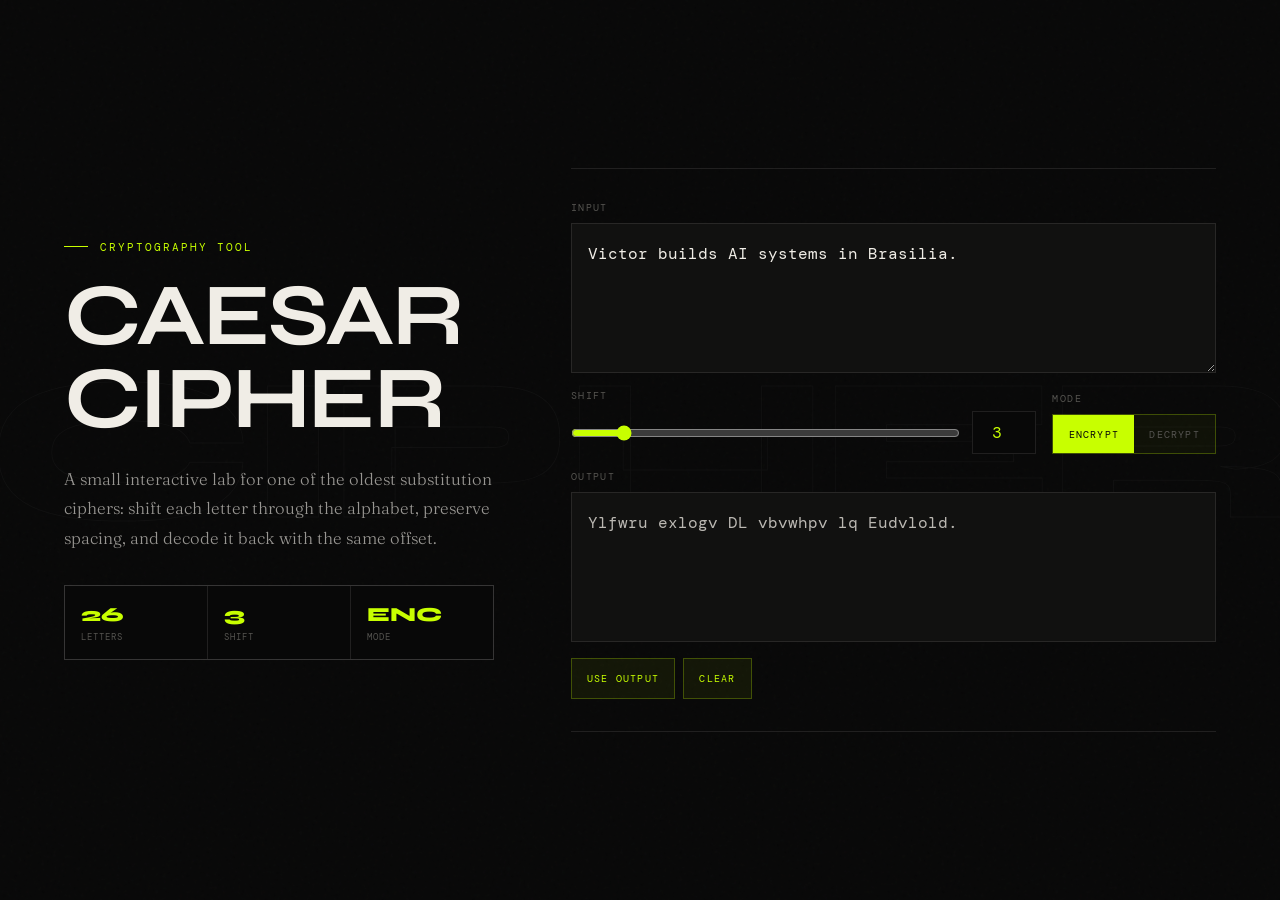
<file: caesar_cipher.html>
<!DOCTYPE html>
<html lang="en">
<head>
  <meta charset="UTF-8">
  <meta name="viewport" content="width=device-width, initial-scale=1.0">
  <title>Caesar Cipher Lab</title>
  <link rel="preconnect" href="https://fonts.googleapis.com">
  <link rel="preconnect" href="https://fonts.gstatic.com" crossorigin>
  <link href="https://fonts.googleapis.com/css2?family=Syne:wght@700;800&family=DM+Mono:wght@300;400&family=Fraunces:opsz,wght@9..144,300&display=swap" rel="stylesheet">
  <style>
    :root {
      --black: #080808;
      --white: #f0ede6;
      --accent: #c8ff00;
      --accent-dim: #a3d000;
      --muted: #555450;
      --border: rgba(240,237,230,0.1);
      --card-bg: #111110;
    }

    *, *::before, *::after { box-sizing: border-box; margin: 0; padding: 0; }

    body {
      min-height: 100vh;
      background: var(--black);
      color: var(--white);
      font-family: 'DM Mono', monospace;
      overflow-x: hidden;
    }

    body::before {
      content: '';
      position: fixed;
      inset: 0;
      background-image: url("data:image/svg+xml,%3Csvg viewBox='0 0 256 256' xmlns='http://www.w3.org/2000/svg'%3E%3Cfilter id='noise'%3E%3CfeTurbulence type='fractalNoise' baseFrequency='0.9' numOctaves='4' stitchTiles='stitch'/%3E%3C/filter%3E%3Crect width='100%25' height='100%25' filter='url(%23noise)' opacity='0.04'/%3E%3C/svg%3E");
      pointer-events: none;
      opacity: 0.5;
    }

    main {
      min-height: 100vh;
      display: grid;
      grid-template-columns: minmax(260px, 0.8fr) minmax(320px, 1.2fr);
      gap: clamp(2rem, 6vw, 6rem);
      align-items: center;
      padding: clamp(1.5rem, 5vw, 4rem);
      position: relative;
    }

    .bg-word {
      position: fixed;
      left: 50%;
      top: 50%;
      transform: translate(-50%, -50%);
      font-family: 'Syne', sans-serif;
      font-size: clamp(72px, 16vw, 240px);
      font-weight: 800;
      color: transparent;
      -webkit-text-stroke: 1px rgba(240,237,230,0.035);
      letter-spacing: -0.03em;
      white-space: nowrap;
      pointer-events: none;
    }

    .intro, .panel { position: relative; z-index: 1; }

    .eyebrow {
      display: flex;
      align-items: center;
      gap: 0.75rem;
      margin-bottom: 1.25rem;
      color: var(--accent);
      font-size: 11px;
      letter-spacing: 0.18em;
      text-transform: uppercase;
    }

    .eyebrow::before {
      content: '';
      width: 24px;
      height: 1px;
      background: var(--accent);
    }

    h1 {
      font-family: 'Syne', sans-serif;
      font-size: clamp(42px, 7vw, 88px);
      line-height: 0.95;
      letter-spacing: -0.03em;
      text-transform: uppercase;
      margin-bottom: 1.5rem;
    }

    .intro p {
      max-width: 440px;
      font-family: 'Fraunces', serif;
      font-size: 1.05rem;
      line-height: 1.75;
      color: rgba(240,237,230,0.62);
      font-weight: 300;
    }

    .stats {
      display: grid;
      grid-template-columns: repeat(3, 1fr);
      gap: 1px;
      margin-top: 2rem;
      border: 1px solid var(--border);
      background: var(--border);
      max-width: 440px;
    }

    .stat {
      background: var(--black);
      padding: 1rem;
    }

    .stat-value {
      color: var(--accent);
      font-family: 'Syne', sans-serif;
      font-weight: 800;
      font-size: 1.25rem;
    }

    .stat-label {
      color: var(--muted);
      font-size: 9px;
      letter-spacing: 0.12em;
      text-transform: uppercase;
      margin-top: 0.25rem;
    }

    .panel {
      border-top: 1px solid var(--border);
      border-bottom: 1px solid var(--border);
      padding: clamp(1.25rem, 3vw, 2rem) 0;
    }

    .field {
      margin-bottom: 1rem;
    }

    label {
      display: block;
      margin-bottom: 0.55rem;
      color: var(--muted);
      font-size: 10px;
      letter-spacing: 0.14em;
      text-transform: uppercase;
    }

    textarea, output {
      display: block;
      width: 100%;
      min-height: 150px;
      border: 1px solid var(--border);
      background: var(--card-bg);
      color: var(--white);
      font: inherit;
      line-height: 1.7;
      padding: 1rem;
      resize: vertical;
      outline: none;
    }

    textarea:focus {
      border-color: rgba(200,255,0,0.38);
    }

    output {
      white-space: pre-wrap;
      color: rgba(240,237,230,0.76);
    }

    .controls {
      display: grid;
      grid-template-columns: 1fr auto;
      gap: 1rem;
      align-items: end;
      margin: 1rem 0;
    }

    .shift-control {
      display: grid;
      grid-template-columns: 1fr 64px;
      gap: 0.75rem;
      align-items: center;
    }

    input[type="range"] {
      width: 100%;
      accent-color: var(--accent);
    }

    input[type="number"] {
      width: 64px;
      border: 1px solid var(--border);
      background: var(--black);
      color: var(--accent);
      font: inherit;
      padding: 0.65rem 0.5rem;
      text-align: center;
      outline: none;
    }

    .mode-toggle {
      display: flex;
      border: 1px solid rgba(200,255,0,0.25);
      background: rgba(200,255,0,0.04);
    }

    button {
      border: 0;
      background: transparent;
      color: var(--muted);
      font-family: 'DM Mono', monospace;
      font-size: 10px;
      letter-spacing: 0.12em;
      text-transform: uppercase;
      padding: 0.8rem 0.95rem;
      cursor: pointer;
      transition: background 0.2s ease, color 0.2s ease;
    }

    button.active {
      background: var(--accent);
      color: var(--black);
    }

    .actions {
      display: flex;
      flex-wrap: wrap;
      gap: 0.5rem;
      margin-top: 1rem;
    }

    .ghost-button {
      border: 1px solid rgba(200,255,0,0.25);
      color: var(--accent);
      background: rgba(200,255,0,0.06);
    }

    .ghost-button:hover {
      background: var(--accent);
      color: var(--black);
    }

    @media (max-width: 820px) {
      main {
        grid-template-columns: 1fr;
        align-items: start;
      }

      .controls {
        grid-template-columns: 1fr;
      }

      .mode-toggle {
        width: max-content;
      }
    }
  </style>
</head>
<body>
  <div class="bg-word" aria-hidden="true">CIPHER</div>
  <main>
    <section class="intro">
      <div class="eyebrow">Cryptography Tool</div>
      <h1>Caesar<br>Cipher</h1>
      <p>
        A small interactive lab for one of the oldest substitution ciphers: shift each letter through the alphabet, preserve spacing, and decode it back with the same offset.
      </p>
      <div class="stats" aria-label="Cipher details">
        <div class="stat">
          <div class="stat-value">26</div>
          <div class="stat-label">Letters</div>
        </div>
        <div class="stat">
          <div class="stat-value" id="shiftStat">3</div>
          <div class="stat-label">Shift</div>
        </div>
        <div class="stat">
          <div class="stat-value" id="modeStat">ENC</div>
          <div class="stat-label">Mode</div>
        </div>
      </div>
    </section>

    <section class="panel" aria-label="Caesar cipher generator">
      <div class="field">
        <label for="plainText">Input</label>
        <textarea id="plainText" spellcheck="false">Victor builds AI systems in Brasilia.</textarea>
      </div>

      <div class="controls">
        <div>
          <label for="shiftRange">Shift</label>
          <div class="shift-control">
            <input id="shiftRange" type="range" min="0" max="25" value="3">
            <input id="shiftNumber" type="number" min="0" max="25" value="3">
          </div>
        </div>
        <div>
          <label>Mode</label>
          <div class="mode-toggle" aria-label="Cipher mode">
            <button class="active" id="encryptButton" type="button">Encrypt</button>
            <button id="decryptButton" type="button">Decrypt</button>
          </div>
        </div>
      </div>

      <div class="field">
        <label for="cipherOutput">Output</label>
        <output id="cipherOutput"></output>
      </div>

      <div class="actions">
        <button class="ghost-button" id="swapButton" type="button">Use Output</button>
        <button class="ghost-button" id="clearButton" type="button">Clear</button>
      </div>
    </section>
  </main>

  <script>
    const plainText = document.getElementById('plainText');
    const cipherOutput = document.getElementById('cipherOutput');
    const shiftRange = document.getElementById('shiftRange');
    const shiftNumber = document.getElementById('shiftNumber');
    const encryptButton = document.getElementById('encryptButton');
    const decryptButton = document.getElementById('decryptButton');
    const swapButton = document.getElementById('swapButton');
    const clearButton = document.getElementById('clearButton');
    const shiftStat = document.getElementById('shiftStat');
    const modeStat = document.getElementById('modeStat');

    let mode = 'encrypt';

    function shiftCharacter(char, shift) {
      const code = char.charCodeAt(0);
      const isUpper = code >= 65 && code <= 90;
      const isLower = code >= 97 && code <= 122;

      if (!isUpper && !isLower) return char;

      const base = isUpper ? 65 : 97;
      const normalized = code - base;
      const shifted = (normalized + shift + 26) % 26;
      return String.fromCharCode(base + shifted);
    }

    function transformText() {
      const shift = Number(shiftRange.value);
      const direction = mode === 'encrypt' ? shift : -shift;
      const result = [...plainText.value].map(char => shiftCharacter(char, direction)).join('');

      cipherOutput.textContent = result;
      shiftStat.textContent = shift;
      modeStat.textContent = mode === 'encrypt' ? 'ENC' : 'DEC';
    }

    function syncShift(value) {
      const safeValue = Math.max(0, Math.min(25, Number(value) || 0));
      shiftRange.value = safeValue;
      shiftNumber.value = safeValue;
      transformText();
    }

    function setMode(nextMode) {
      mode = nextMode;
      encryptButton.classList.toggle('active', mode === 'encrypt');
      decryptButton.classList.toggle('active', mode === 'decrypt');
      transformText();
    }

    plainText.addEventListener('input', transformText);
    shiftRange.addEventListener('input', event => syncShift(event.target.value));
    shiftNumber.addEventListener('input', event => syncShift(event.target.value));
    encryptButton.addEventListener('click', () => setMode('encrypt'));
    decryptButton.addEventListener('click', () => setMode('decrypt'));
    swapButton.addEventListener('click', () => {
      plainText.value = cipherOutput.textContent;
      transformText();
    });
    clearButton.addEventListener('click', () => {
      plainText.value = '';
      transformText();
      plainText.focus();
    });

    transformText();
  </script>
</body>
</html>
</file>
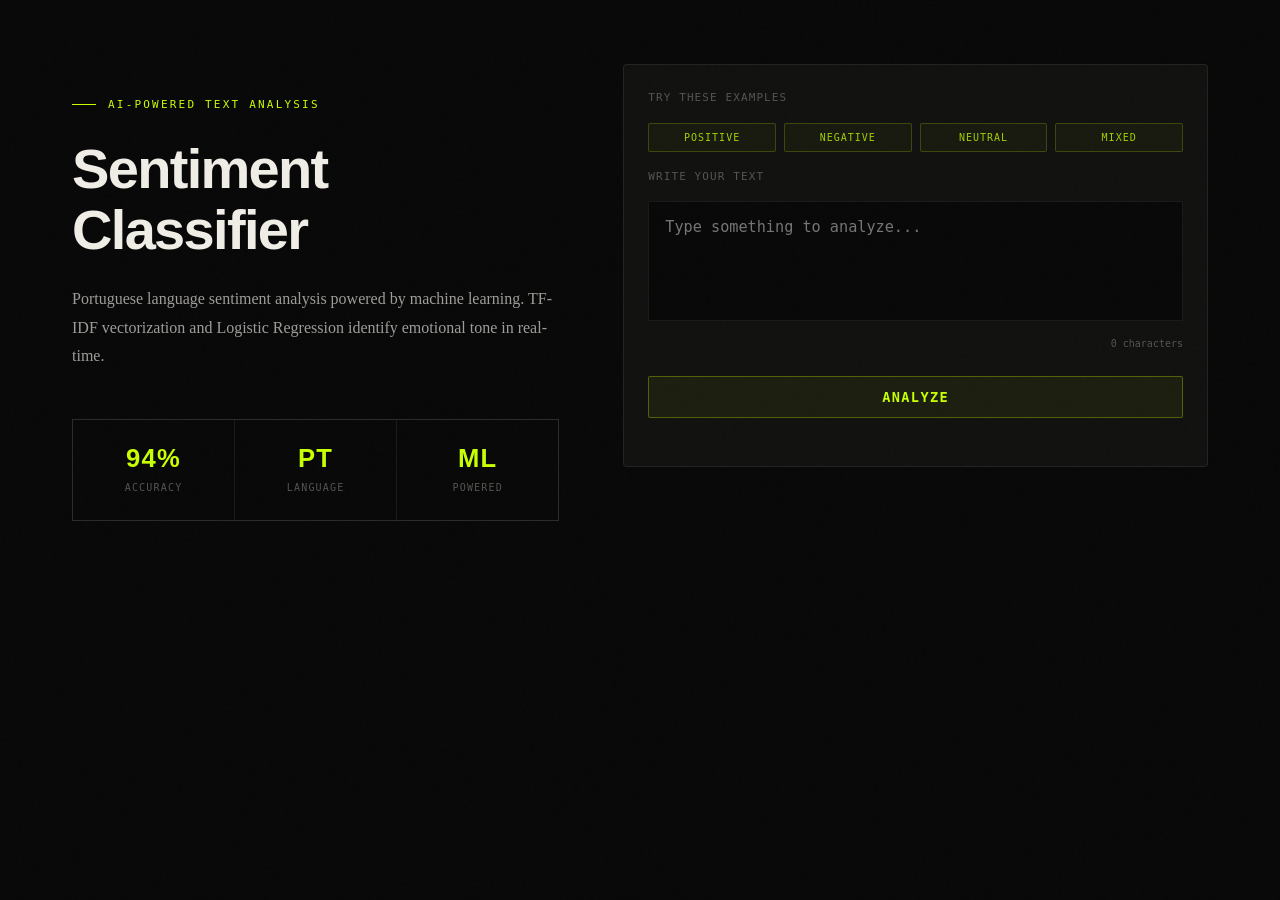
<file: sentiment_classifier.html>
<!DOCTYPE html>
<html lang="pt-BR">
<head>
  <meta charset="UTF-8">
  <meta name="viewport" content="width=device-width, initial-scale=1.0">
  <title>PT Sentiment Classifier</title>
  <style>
    :root {
      --black: #080808;
      --white: #f0ede6;
      --accent: #c8ff00;
      --accent-dim: #a3d000;
      --muted: #555450;
      --border: rgba(240,237,230,0.08);
      --card-bg: #111110;
      --positive: #4ade80;
      --negative: #ef4444;
    }

    * {
      box-sizing: border-box;
      margin: 0;
      padding: 0;
    }

    html { scroll-behavior: smooth; }

    body {
      background: var(--black);
      color: var(--white);
      font-family: 'DM Mono', -apple-system, BlinkMacSystemFont, 'Segoe UI', monospace;
      font-size: 14px;
      line-height: 1.6;
      min-height: 100vh;
      -webkit-font-smoothing: antialiased;
      overflow-x: hidden;
    }

    body::before {
      content: '';
      position: fixed;
      inset: 0;
      background-image: url("data:image/svg+xml,%3Csvg viewBox='0 0 256 256' xmlns='http://www.w3.org/2000/svg'%3E%3Cfilter id='noise'%3E%3CfeTurbulence type='fractalNoise' baseFrequency='0.9' numOctaves='4' stitchTiles='stitch'/%3E%3C/filter%3E%3Crect width='100%25' height='100%25' filter='url(%23noise)' opacity='0.04'/%3E%3C/svg%3E");
      pointer-events: none;
      z-index: 1000;
      opacity: 0.4;
    }

    .container {
      position: relative;
      z-index: 1;
      max-width: 1200px;
      margin: 0 auto;
      padding: 4rem 2rem;
      display: grid;
      grid-template-columns: minmax(300px, 1fr) minmax(320px, 1.2fr);
      gap: 4rem;
      align-items: start;
    }

    /* ── LEFT PANEL ── */
    .left-panel {
      padding-top: 2rem;
    }

    .bg-word {
      position: absolute;
      left: 50%;
      top: 50%;
      transform: translate(-50%, -50%);
      font-family: 'Syne', sans-serif;
      font-weight: 800;
      font-size: clamp(100px, 20vw, 280px);
      color: transparent;
      -webkit-text-stroke: 1px rgba(240,237,230,0.04);
      white-space: nowrap;
      pointer-events: none;
      user-select: none;
      letter-spacing: -0.02em;
      z-index: 0;
    }

    .eyebrow {
      font-size: 11px;
      letter-spacing: 0.2em;
      text-transform: uppercase;
      color: var(--accent);
      margin-bottom: 1.5rem;
      display: flex;
      align-items: center;
      gap: 0.75rem;
    }

    .eyebrow::before {
      content: '';
      display: block;
      width: 24px;
      height: 1px;
      background: var(--accent);
    }

    .heading {
      font-family: 'Syne', sans-serif;
      font-weight: 800;
      font-size: clamp(32px, 5vw, 56px);
      line-height: 1.1;
      letter-spacing: -0.03em;
      margin-bottom: 1.5rem;
    }

    .description {
      font-family: 'Fraunces', serif;
      font-size: 1rem;
      line-height: 1.8;
      color: rgba(240,237,230,0.65);
      font-weight: 300;
      margin-bottom: 3rem;
    }

    .stats-grid {
      display: grid;
      grid-template-columns: repeat(3, 1fr);
      gap: 1px;
      background: var(--border);
      border: 1px solid var(--border);
      margin-bottom: 0;
    }

    .stat-cell {
      background: var(--black);
      padding: 1.5rem 1rem;
      text-align: center;
      transition: background 0.2s ease;
    }

    .stat-cell:hover { background: var(--card-bg); }

    .stat-value {
      font-family: 'Syne', sans-serif;
      font-weight: 800;
      font-size: clamp(1.2rem, 2vw, 1.6rem);
      color: var(--accent);
      letter-spacing: 0.05em;
      margin-bottom: 0.5rem;
      line-height: 1.1;
    }

    .stat-label {
      font-size: 10px;
      letter-spacing: 0.12em;
      text-transform: uppercase;
      color: var(--muted);
    }

    /* ── RIGHT PANEL ── */
    .right-panel {
      display: flex;
      flex-direction: column;
      gap: 2rem;
    }

    .input-section {
      border: 1px solid var(--border);
      padding: 1.5rem;
      background: var(--card-bg);
      border-radius: 4px;
    }

    .input-label {
      font-size: 11px;
      letter-spacing: 0.1em;
      text-transform: uppercase;
      color: var(--muted);
      margin-bottom: 1rem;
      display: block;
    }

    .example-buttons {
      display: grid;
      grid-template-columns: repeat(auto-fit, minmax(100px, 1fr));
      gap: 0.5rem;
      margin-bottom: 1rem;
    }

    .example-btn {
      padding: 0.5rem 0.75rem;
      font-size: 10px;
      letter-spacing: 0.1em;
      text-transform: uppercase;
      border: 1px solid rgba(200,255,0,0.2);
      background: rgba(200,255,0,0.04);
      color: var(--accent-dim);
      border-radius: 2px;
      cursor: pointer;
      transition: all 0.2s ease;
      font-family: inherit;
    }

    .example-btn:hover {
      border-color: rgba(200,255,0,0.4);
      background: rgba(200,255,0,0.08);
      color: var(--accent);
    }

    textarea {
      width: 100%;
      padding: 1rem;
      background: var(--black);
      border: 1px solid var(--border);
      color: var(--white);
      font-family: inherit;
      font-size: 0.95rem;
      resize: none;
      height: 120px;
      border-radius: 2px;
      transition: border-color 0.2s ease;
    }

    textarea:focus {
      outline: none;
      border-color: var(--accent);
    }

    .char-count {
      font-size: 10px;
      color: var(--muted);
      margin-top: 0.5rem;
      text-align: right;
    }

    .button-group {
      display: flex;
      gap: 0.75rem;
      margin-top: 1.5rem;
    }

    button.analyze {
      flex: 1;
      padding: 0.75rem 1.5rem;
      font-weight: 700;
      letter-spacing: 0.1em;
      text-transform: uppercase;
      font-size: 0.85rem;
      border: 1px solid rgba(200,255,0,0.3);
      background: rgba(200,255,0,0.06);
      color: var(--accent);
      cursor: pointer;
      border-radius: 2px;
      transition: all 0.2s ease;
      font-family: inherit;
    }

    button.analyze:hover:not(:disabled) {
      background: rgba(200,255,0,0.12);
      border-color: rgba(200,255,0,0.5);
      transform: translate(2px, -2px);
      box-shadow: 4px 4px 0 rgba(200,255,0,0.1);
    }

    button.analyze:disabled {
      opacity: 0.5;
      cursor: not-allowed;
    }

    .status {
      font-size: 11px;
      letter-spacing: 0.1em;
      text-align: center;
      min-height: 1.5rem;
      display: flex;
      align-items: center;
      justify-content: center;
    }

    .status.processing {
      color: var(--accent);
    }

    .status.success {
      color: var(--positive);
    }

    .status.error {
      color: var(--negative);
    }

    .output-section {
      display: none;
      border: 1px solid var(--border);
      padding: 2rem;
      background: var(--card-bg);
      border-radius: 4px;
      animation: slideUp 0.4s cubic-bezier(0.16, 1, 0.3, 1) forwards;
    }

    .output-section.visible {
      display: block;
    }

    @keyframes slideUp {
      from {
        opacity: 0;
        transform: translateY(20px);
      }
      to {
        opacity: 1;
        transform: translateY(0);
      }
    }

    .result-header {
      display: flex;
      justify-content: space-between;
      align-items: flex-start;
      margin-bottom: 2rem;
      padding-bottom: 1.5rem;
      border-bottom: 1px solid var(--border);
      gap: 1rem;
    }

    .sentiment-badge {
      display: flex;
      flex-direction: column;
      align-items: center;
      gap: 0.5rem;
    }

    .sentiment-emoji {
      font-size: 2.5rem;
      display: block;
    }

    .sentiment-text {
      font-size: 1.1rem;
      font-weight: 700;
      letter-spacing: 0.05em;
    }

    .sentiment-positive {
      color: var(--positive);
    }

    .sentiment-negative {
      color: var(--negative);
    }

    .gauge-container {
      display: flex;
      justify-content: center;
      align-items: center;
      flex-direction: column;
      gap: 1rem;
    }

    svg.gauge {
      width: 150px;
      height: 150px;
      filter: drop-shadow(0 0 10px rgba(200,255,0,0.1));
    }

    .gauge-label {
      font-size: 0.9rem;
      text-align: center;
    }

    .gauge-percentage {
      font-size: 2rem;
      font-weight: 800;
      font-family: 'Syne', sans-serif;
      color: var(--accent);
    }

    .processed-text {
      background: var(--black);
      border: 1px solid var(--border);
      padding: 1rem;
      border-radius: 2px;
      font-style: italic;
      color: rgba(240,237,230,0.7);
      word-break: break-word;
      line-height: 1.6;
    }

    .processing-time {
      font-size: 10px;
      color: var(--muted);
      margin-top: 0.75rem;
      text-align: right;
    }

    .history-section {
      display: none;
    }

    .history-section.visible {
      display: block;
    }

    .history-header {
      display: flex;
      justify-content: space-between;
      align-items: center;
      margin-bottom: 1rem;
    }

    .history-title {
      font-size: 11px;
      letter-spacing: 0.12em;
      text-transform: uppercase;
      color: var(--muted);
    }

    .clear-history-btn {
      font-size: 9px;
      letter-spacing: 0.1em;
      text-transform: uppercase;
      padding: 3px 8px;
      border: 1px solid var(--border);
      background: transparent;
      color: var(--muted);
      cursor: pointer;
      border-radius: 2px;
      transition: all 0.2s ease;
      font-family: inherit;
    }

    .clear-history-btn:hover {
      border-color: var(--negative);
      color: var(--negative);
    }

    .history-list {
      display: flex;
      flex-direction: column;
      gap: 0.75rem;
    }

    .history-card {
      border: 1px solid var(--border);
      padding: 0.75rem;
      background: var(--black);
      border-radius: 2px;
      display: flex;
      justify-content: space-between;
      align-items: center;
      gap: 1rem;
      transition: all 0.2s ease;
      animation: slideIn 0.3s ease forwards;
    }

    .history-card:hover {
      border-color: var(--accent);
      background: var(--card-bg);
    }

    @keyframes slideIn {
      from {
        opacity: 0;
        transform: translateX(-10px);
      }
      to {
        opacity: 1;
        transform: translateX(0);
      }
    }

    .history-text {
      flex: 1;
      overflow: hidden;
      text-overflow: ellipsis;
      white-space: nowrap;
      color: rgba(240,237,230,0.6);
      font-size: 0.9rem;
    }

    .history-sentiment {
      display: flex;
      align-items: center;
      gap: 0.5rem;
      white-space: nowrap;
    }

    .history-emoji {
      font-size: 1rem;
    }

    .history-label {
      font-weight: 700;
      font-size: 0.85rem;
      min-width: 60px;
      text-align: right;
    }

    .history-positive {
      color: var(--positive);
    }

    .history-negative {
      color: var(--negative);
    }

    .history-confidence {
      font-size: 0.8rem;
      color: var(--muted);
      min-width: 45px;
      text-align: right;
    }

    /* ── RESPONSIVE ── */
    @media (max-width: 768px) {
      .container {
        grid-template-columns: 1fr;
        gap: 2rem;
        padding: 2rem 1.5rem;
      }

      .left-panel {
        padding-top: 0;
      }

      .stats-grid {
        grid-template-columns: repeat(2, 1fr);
      }

      .example-buttons {
        grid-template-columns: repeat(2, 1fr);
      }

      .result-header {
        flex-direction: column;
        align-items: center;
      }

      .gauge-container {
        order: 1;
      }

      .sentiment-badge {
        order: 2;
      }
    }
  </style>
</head>
<body>
  <div class="container">
    <!-- LEFT PANEL -->
    <div class="left-panel">
      <p class="eyebrow">AI-Powered Text Analysis</p>
      <h1 class="heading">Sentiment<br>Classifier</h1>
      <p class="description">
        Portuguese language sentiment analysis powered by machine learning. TF-IDF vectorization and Logistic Regression identify emotional tone in real-time.
      </p>

      <div class="stats-grid">
        <div class="stat-cell">
          <div class="stat-value">94%</div>
          <div class="stat-label">Accuracy</div>
        </div>
        <div class="stat-cell">
          <div class="stat-value">PT</div>
          <div class="stat-label">Language</div>
        </div>
        <div class="stat-cell">
          <div class="stat-value">ML</div>
          <div class="stat-label">Powered</div>
        </div>
      </div>
    </div>

    <!-- RIGHT PANEL -->
    <div class="right-panel">
      <!-- INPUT SECTION -->
      <div class="input-section">
        <label class="input-label">Try These Examples</label>
        <div class="example-buttons">
          <button class="example-btn" onclick="loadExample('positive')">Positive</button>
          <button class="example-btn" onclick="loadExample('negative')">Negative</button>
          <button class="example-btn" onclick="loadExample('neutral')">Neutral</button>
          <button class="example-btn" onclick="loadExample('mixed')">Mixed</button>
        </div>

        <label class="input-label">Write Your Text</label>
        <textarea id="inputText" placeholder="Type something to analyze..."></textarea>
        <div class="char-count">
          <span id="charCount">0</span> characters
        </div>

        <div class="button-group">
          <button class="analyze" id="analyzeBtn" onclick="analyzeText()">Analyze</button>
        </div>
        <div class="status" id="status"></div>
      </div>

      <!-- OUTPUT SECTION -->
      <div class="output-section" id="output">
        <div class="result-header">
          <div class="sentiment-badge" id="sentimentBadge"></div>
          <div class="gauge-container" id="gaugeContainer"></div>
        </div>

        <div>
          <div class="input-label">Processed Text</div>
          <div class="processed-text" id="processedText"></div>
          <div class="processing-time" id="processingTime"></div>
        </div>
      </div>

      <!-- HISTORY SECTION -->
      <div class="history-section" id="historySection">
        <div class="history-header">
          <span class="history-title">Analysis History</span>
          <button class="clear-history-btn" onclick="clearHistory()">Clear</button>
        </div>
        <div class="history-list" id="historyList"></div>
      </div>
    </div>
  </div>

  <script>
    let history = [];
    let startTime = 0;
    let modelData = null;

    const examples = {
      positive: 'Eu amo esse algoritmo de IA! É absolutamente incrível e maravilhoso!',
      negative: 'Isso é péssimo, muito ruim e frustrante. Que algoritmo horrível!',
      neutral: 'Este é um texto sobre análise de sentimentos em português.',
      mixed: 'Gostei de algumas partes, mas outras foram decepcionantes.'
    };

    // Carregar modelo na inicialização
    async function loadModel() {
      try {
        const response = await fetch('sentiment_model.json');
        modelData = await response.json();
        console.log('Modelo carregado com sucesso!');
      } catch (error) {
        console.error('Erro ao carregar modelo:', error);
      }
    }

    // TF-IDF Vectorizer em JavaScript
    function tfidfVectorize(text, modelData) {
      const words = text.toLowerCase().match(/\b\w+\b/g) || [];
      const wordCount = {};

      words.forEach(word => {
        wordCount[word] = (wordCount[word] || 0) + 1;
      });

      const vector = new Array(modelData.feature_names.length).fill(0);
      const totalWords = words.length;

      Object.keys(wordCount).forEach(word => {
        const wordIndex = modelData.vocabulary[word];
        if (wordIndex !== undefined) {
          const tf = wordCount[word] / totalWords;
          const idf = modelData.idf[wordIndex];
          vector[wordIndex] = tf * idf;
        }
      });

      return vector;
    }

    // Logistic Regression prediction
    function predict(vector, modelData) {
      let logit = modelData.intercept;

      for (let i = 0; i < vector.length; i++) {
        logit += vector[i] * modelData.coef[i];
      }

      const probability = 1 / (1 + Math.exp(-logit));
      const sentiment = probability > 0.5 ? 'Positivo' : 'Negativo';
      const confidence = Math.abs((probability - 0.5) * 2) * 100;

      return {
        sentiment,
        confidence: Math.min(confidence, 99.9)
      };
    }

    // Carregar modelo quando página carrega
    window.addEventListener('load', loadModel);

    function loadExample(type) {
      document.getElementById('inputText').value = examples[type];
      updateCharCount();
      document.getElementById('inputText').focus();
    }

    function updateCharCount() {
      const count = document.getElementById('inputText').value.length;
      document.getElementById('charCount').textContent = count;
    }

    document.getElementById('inputText').addEventListener('keyup', updateCharCount);
    document.getElementById('inputText').addEventListener('keypress', (e) => {
      if (e.key === 'Enter' && e.ctrlKey) analyzeText();
    });

    async function analyzeText() {
      const inputText = document.getElementById('inputText').value.trim();
      const statusDiv = document.getElementById('status');
      const btn = document.getElementById('analyzeBtn');

      if (!inputText) {
        statusDiv.textContent = '⚠ Please write something to analyze';
        statusDiv.className = 'status error';
        return;
      }

      if (!modelData) {
        statusDiv.textContent = '✗ Model loading... try again';
        statusDiv.className = 'status error';
        return;
      }

      btn.disabled = true;
      statusDiv.textContent = '⏳ Analyzing...';
      statusDiv.className = 'status processing';
      startTime = performance.now();

      try {
        // Processar localmente (sem servidor)
        const vector = tfidfVectorize(inputText, modelData);
        const prediction = predict(vector, modelData);
        const processingTime = Math.round(performance.now() - startTime);

        const data = {
          texto: inputText,
          sentimento: prediction.sentiment,
          confianca: prediction.confidence
        };

        displayResult(data, processingTime);
        addToHistory(data);

        statusDiv.textContent = '✓ Analysis complete';
        statusDiv.className = 'status success';
      } catch (error) {
        console.error('Error:', error);
        statusDiv.textContent = '✗ Error during analysis';
        statusDiv.className = 'status error';
      } finally {
        btn.disabled = false;
      }
    }

    function displayResult(data, processingTime) {
      const output = document.getElementById('output');
      const badge = document.getElementById('sentimentBadge');
      const processed = document.getElementById('processedText');
      const timeDiv = document.getElementById('processingTime');
      const gaugeContainer = document.getElementById('gaugeContainer');

      const isSentimentPositive = data.sentimento === 'Positivo';
      const emoji = isSentimentPositive ? '😊' : '😔';
      const sentimentClass = isSentimentPositive ? 'sentiment-positive' : 'sentiment-negative';
      const confidence = data.confianca;

      badge.innerHTML = `
        <div class="sentiment-text ${sentimentClass}">${data.sentimento}</div>
      `;

      processed.textContent = `"${data.texto}"`;
      timeDiv.textContent = `Processed in ${processingTime}ms`;

      // Create gauge SVG
      gaugeContainer.innerHTML = createGaugeSVG(confidence);

      output.classList.add('visible');
      document.getElementById('historySection').classList.add('visible');

      // Animate gauge
      setTimeout(() => animateGauge(confidence), 100);
    }

    function createGaugeSVG(confidence) {
      const radius = 65;
      const circumference = 2 * Math.PI * radius;
      const startAngle = -90;
      const endAngle = 360 * (confidence / 100);

      // Gradient color based on confidence (softer gradient)
      let color = '#ff6b6b'; // Red for low confidence
      if (confidence >= 35 && confidence < 65) color = '#ffc107'; // Yellow for medium
      if (confidence >= 65) color = '#4ade80'; // Green for high confidence

      return `
        <defs>
          <linearGradient id="gaugeGradient" x1="0%" y1="0%" x2="100%" y2="100%">
            <stop offset="0%" style="stop-color:#ff6b6b;stop-opacity:1" />
            <stop offset="50%" style="stop-color:#ffc107;stop-opacity:1" />
            <stop offset="100%" style="stop-color:#4ade80;stop-opacity:1" />
          </linearGradient>
        </defs>
        <svg class="gauge" viewBox="0 0 160 160">
          <circle cx="80" cy="80" r="${radius}" fill="none" stroke="rgba(240,237,230,0.1)" stroke-width="8"/>
          <circle cx="80" cy="80" r="${radius}" fill="none" stroke="${color}" stroke-width="8"
                  stroke-dasharray="${circumference}" stroke-dashoffset="${circumference}"
                  stroke-linecap="round" opacity="0.85" class="gauge-progress"
                  transform="rotate(${startAngle} 80 80)"/>
          <text x="80" y="80" text-anchor="middle" dominant-baseline="middle" class="gauge-percentage" id="gaugePercent">0%</text>
        </svg>
        <div class="gauge-label">
          <span id="gaugeConfidence">0</span>% confidence
        </div>
      `;
    }

    function animateGauge(targetConfidence) {
      const circle = document.querySelector('.gauge-progress');
      const percentText = document.getElementById('gaugePercent');
      const confText = document.getElementById('gaugeConfidence');
      const radius = 65;
      const circumference = 2 * Math.PI * radius;
      const targetOffset = circumference - (circumference * targetConfidence / 100);

      let current = 0;
      const duration = 800;
      const startTime = performance.now();

      function animate(now) {
        const elapsed = now - startTime;
        const progress = Math.min(elapsed / duration, 1);
        const easeProgress = easeOutCubic(progress);

        const currentConfidence = Math.round(easeProgress * targetConfidence);
        const currentOffset = circumference - (circumference * easeProgress * targetConfidence / 100);

        circle.style.strokeDashoffset = currentOffset;
        percentText.textContent = currentConfidence + '%';
        confText.textContent = currentConfidence;

        if (progress < 1) requestAnimationFrame(animate);
      }

      requestAnimationFrame(animate);
    }

    function easeOutCubic(x) {
      return 1 - Math.pow(1 - x, 3);
    }

    function addToHistory(data) {
      const timestamp = new Date().toLocaleTimeString('pt-BR', { hour: '2-digit', minute: '2-digit' });
      history.unshift({ ...data, timestamp });
      if (history.length > 10) history.pop();

      renderHistory();
    }

    function renderHistory() {
      const historyList = document.getElementById('historyList');
      historyList.innerHTML = history.map((item, idx) => {
        const isSentimentPositive = item.sentimento === 'Positivo';
        const labelClass = isSentimentPositive ? 'history-positive' : 'history-negative';

        return `
          <div class="history-card" style="animation-delay: ${idx * 0.05}s">
            <div class="history-text" title="${item.texto}">"${item.texto}"</div>
            <div class="history-sentiment">
              <span class="history-label ${labelClass}">${item.sentimento}</span>
            </div>
            <div class="history-confidence">${item.confianca.toFixed(0)}%</div>
          </div>
        `;
      }).join('');
    }

    function clearHistory() {
      if (confirm('Clear all history?')) {
        history = [];
        document.getElementById('historyList').innerHTML = '';
        document.getElementById('historySection').classList.remove('visible');
      }
    }
  </script>
</body>
</html>
</file>
